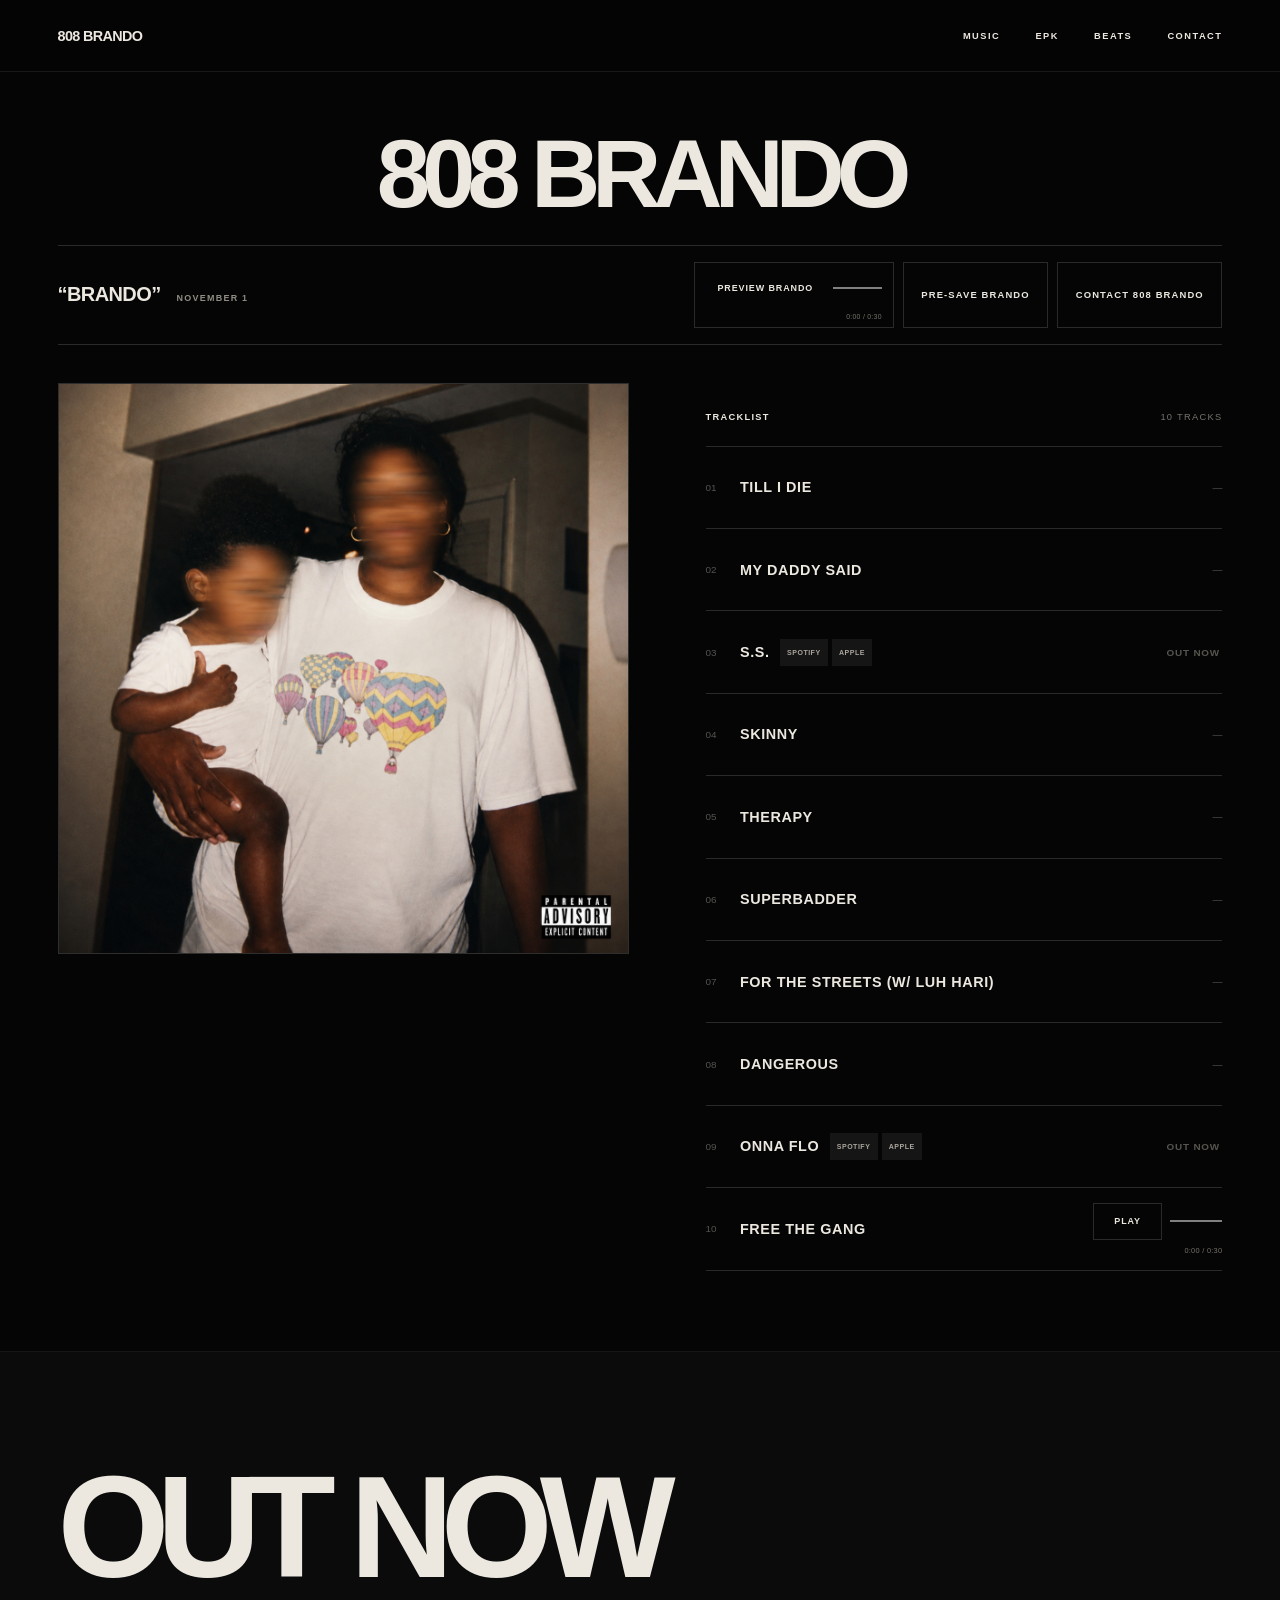
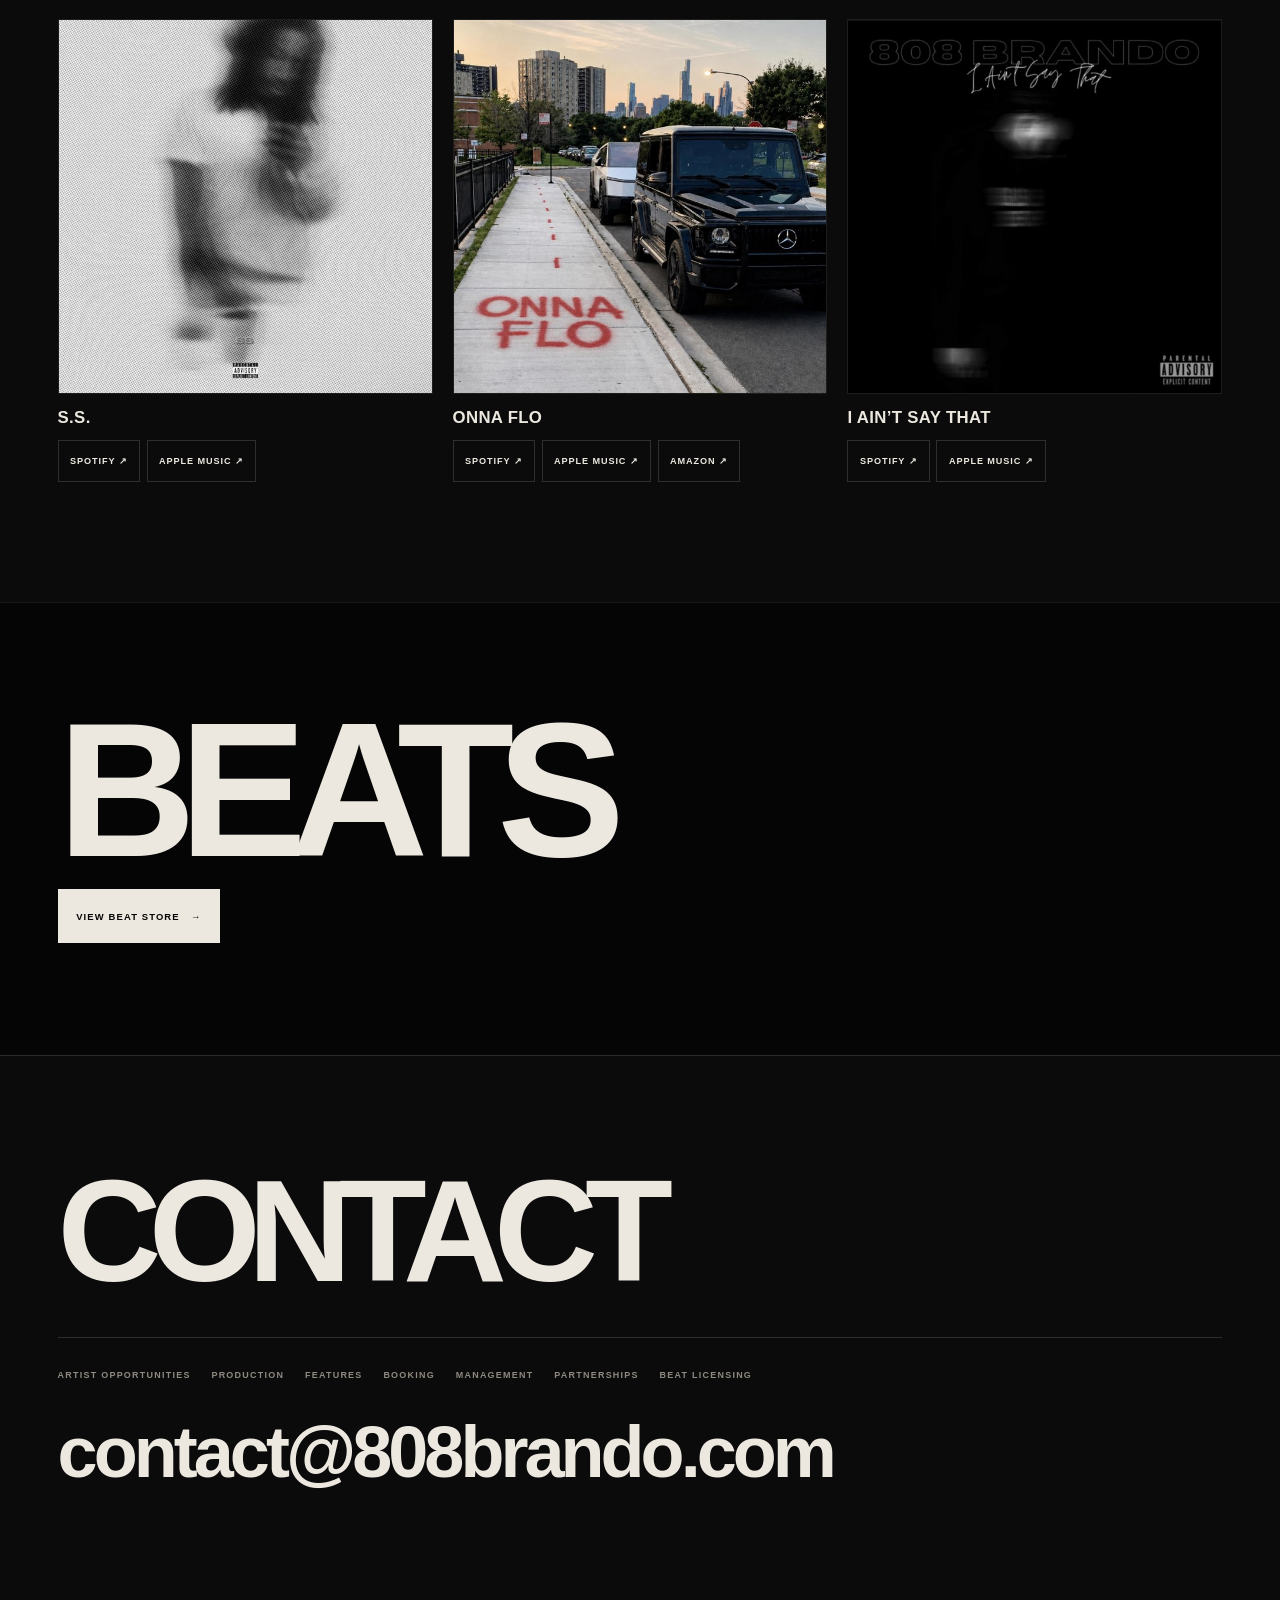
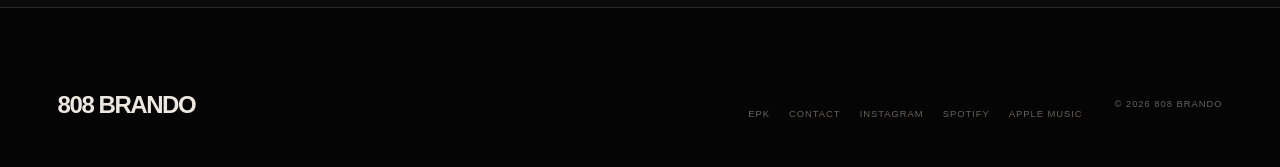
<file: index.html>
<!doctype html>
<html lang="en">
  <head>
    <meta charset="UTF-8" />
    <meta name="viewport" content="width=device-width, initial-scale=1" />
    <meta name="theme-color" content="#050505" />
    <meta name="description" content="Official 808 Brando website. Music, the upcoming BRANDO project, beats, and business contact." />
    <link rel="canonical" href="https://808brando.com/" />
    <meta property="og:title" content="808 Brando — Official Website" />
    <meta property="og:description" content="Music, the upcoming BRANDO project, production, beats, and business contact." />
    <meta property="og:type" content="website" />
    <meta property="og:url" content="https://808brando.com/" />
    <meta property="og:image" content="https://808brando.com/4C8C915B-4C05-4F03-BF55-5BFD5AE3C4B6.png" />
    <meta property="og:image:alt" content="Official BRANDO project artwork" />
    <meta name="twitter:card" content="summary_large_image" />
    <title>808 Brando — Official Website</title>
    <link rel="icon" href="assets/favicon.svg" type="image/svg+xml" />
    <link rel="stylesheet" href="styles.css?v=20260904a" />
    <script src="script.js?v=20260904a" defer></script>
    <script type="application/ld+json">
      {
        "@context": "https://schema.org",
        "@graph": [
          {
            "@type": "MusicGroup",
            "@id": "https://808brando.com/#artist",
            "name": "808 Brando",
            "url": "https://808brando.com/",
            "image": "https://808brando.com/4C8C915B-4C05-4F03-BF55-5BFD5AE3C4B6.png",
            "email": "contact@808brando.com",
            "sameAs": [
              "https://www.instagram.com/808brando_",
              "https://open.spotify.com/artist/403LEb2BrQdkKDsTrq62Lx",
              "https://music.apple.com/us/artist/808-brando/1687278750"
            ]
          },
          {
            "@type": "MusicAlbum",
            "@id": "https://808brando.com/#brando",
            "name": "BRANDO",
            "byArtist": { "@id": "https://808brando.com/#artist" },
            "image": "https://808brando.com/4C8C915B-4C05-4F03-BF55-5BFD5AE3C4B6.png",
            "sameAs": "https://music.apple.com/us/album/brando/6806829619"
          },
          {
            "@type": "MusicRecording",
            "name": "S.S.",
            "byArtist": { "@id": "https://808brando.com/#artist" },
            "image": "https://808brando.com/assets/artwork/releases/ss.jpg",
            "sameAs": ["https://open.spotify.com/album/2t7cqE5mZXSqU1u0Qgn9qJ", "https://music.apple.com/us/album/ss-single/6772166511"]
          },
          {
            "@type": "MusicRecording",
            "name": "Onna Flo",
            "byArtist": { "@id": "https://808brando.com/#artist" },
            "image": "https://808brando.com/assets/artwork/releases/onna-flo.jpg",
            "sameAs": ["https://open.spotify.com/album/5kWoqL24PrfVmpdxXvw3Uu", "https://music.apple.com/us/album/onna-flo-single/6799945470"]
          },
          {
            "@type": "MusicRecording",
            "name": "I Ain’t Say That",
            "byArtist": { "@id": "https://808brando.com/#artist" },
            "image": "https://808brando.com/assets/artwork/releases/i-aint-say-that.jpg",
            "sameAs": ["https://open.spotify.com/track/677gZd1G8dXgJZSkLyHsHB", "https://music.apple.com/us/album/i-aint-say-that/1697637272?i=1697637273"]
          }
        ]
      }
    </script>
  </head>
  <body data-page="home">
    <a class="skip-link" href="#main">Skip to music</a>
    <header class="site-header" id="top">
      <a class="mini-mark" href="#top" aria-label="808 Brando home">808 Brando</a>
      <button class="menu-toggle" type="button" aria-expanded="false" aria-controls="site-nav"><span class="sr-only">Open menu</span><span></span><span></span></button>
      <nav class="site-nav" id="site-nav" aria-label="Primary navigation">
        <a href="#music">Music</a><a href="epk/">EPK</a><a href="beats/">Beats</a><a href="#contact">Contact</a>
      </nav>
    </header>

    <main id="main">
      <section class="primary-project" id="music" aria-labelledby="brando-title">
        <p class="artist-name">808 Brando</p>
        <div class="desktop-project-brief" aria-label="BRANDO project summary">
          <div><strong>“BRANDO”</strong><span>NOVEMBER 1</span></div>
          <div class="project-actions">
            <div class="project-preview" data-project-preview></div>
            <a class="action" data-presave hidden>Pre-save BRANDO</a>
            <a class="action" href="mailto:contact@808brando.com?subject=808%20Brando%20%E2%80%94%20Business%20Inquiry">Contact 808 Brando</a>
          </div>
        </div>
        <div class="project-grid">
          <div class="project-visual">
            <figure class="primary-cover"><img src="4C8C915B-4C05-4F03-BF55-5BFD5AE3C4B6.png" alt="Official BRANDO artwork featuring 808 Brando and his mother" /></figure>
            <div class="primary-release reveal">
              <h1 id="brando-title">“BRANDO”</h1>
              <p id="brando-release-date" class="release-date">NOVEMBER 1</p>
              <div class="project-actions" aria-label="BRANDO project actions">
                <div class="project-preview" data-project-preview></div>
                <a class="action" data-presave hidden>Pre-save BRANDO</a>
                <a class="action" href="mailto:contact@808brando.com?subject=808%20Brando%20%E2%80%94%20Business%20Inquiry">Contact 808 Brando</a>
              </div>
            </div>
          </div>
          <div class="tracklist-shell reveal" aria-labelledby="tracklist-title">
            <div class="section-kicker"><h2 id="tracklist-title">Tracklist</h2><span>10 tracks</span></div>
            <ol class="tracklist" id="brando-tracklist"></ol>
          </div>
        </div>
      </section>

      <section class="out-now section-dark" id="out-now" aria-labelledby="out-now-title">
        <header class="split-heading reveal"><div><h2 id="out-now-title">Out Now</h2></div></header>
        <div class="release-grid" id="release-grid"></div>
      </section>

      <section class="beats-teaser" id="beats" aria-labelledby="beats-title">
        <div class="beats-copy reveal"><h2 id="beats-title">Beats</h2><a class="action action-light" href="beats/">View Beat Store <span aria-hidden="true">→</span></a></div>
      </section>

      <section class="contact" id="contact" aria-labelledby="contact-title">
        <header class="split-heading reveal"><div><h2 id="contact-title">Contact</h2></div></header>
        <div class="contact-direct reveal">
          <div class="contact-types" aria-label="Contact purposes"><span>Artist Opportunities</span><span>Production</span><span>Features</span><span>Booking</span><span>Management</span><span>Partnerships</span><span>Beat Licensing</span></div>
          <a class="contact-email" href="mailto:contact@808brando.com?subject=808%20Brando%20%E2%80%94%20Business%20Inquiry">contact@808brando.com</a>
        </div>
      </section>

    </main>

    <footer class="site-footer"><a href="#top" class="footer-mark">808 Brando</a><nav aria-label="Artist links"><a href="epk/">EPK</a><a href="mailto:contact@808brando.com?subject=808%20Brando%20%E2%80%94%20Business%20Inquiry">Contact</a><a href="https://www.instagram.com/808brando_" target="_blank" rel="noopener">Instagram</a><a href="https://open.spotify.com/artist/403LEb2BrQdkKDsTrq62Lx" target="_blank" rel="noopener">Spotify</a><a href="https://music.apple.com/us/artist/808-brando/1687278750" target="_blank" rel="noopener">Apple Music</a></nav><p>© <span id="year"></span> 808 Brando</p></footer>
  </body>
</html>
</file>
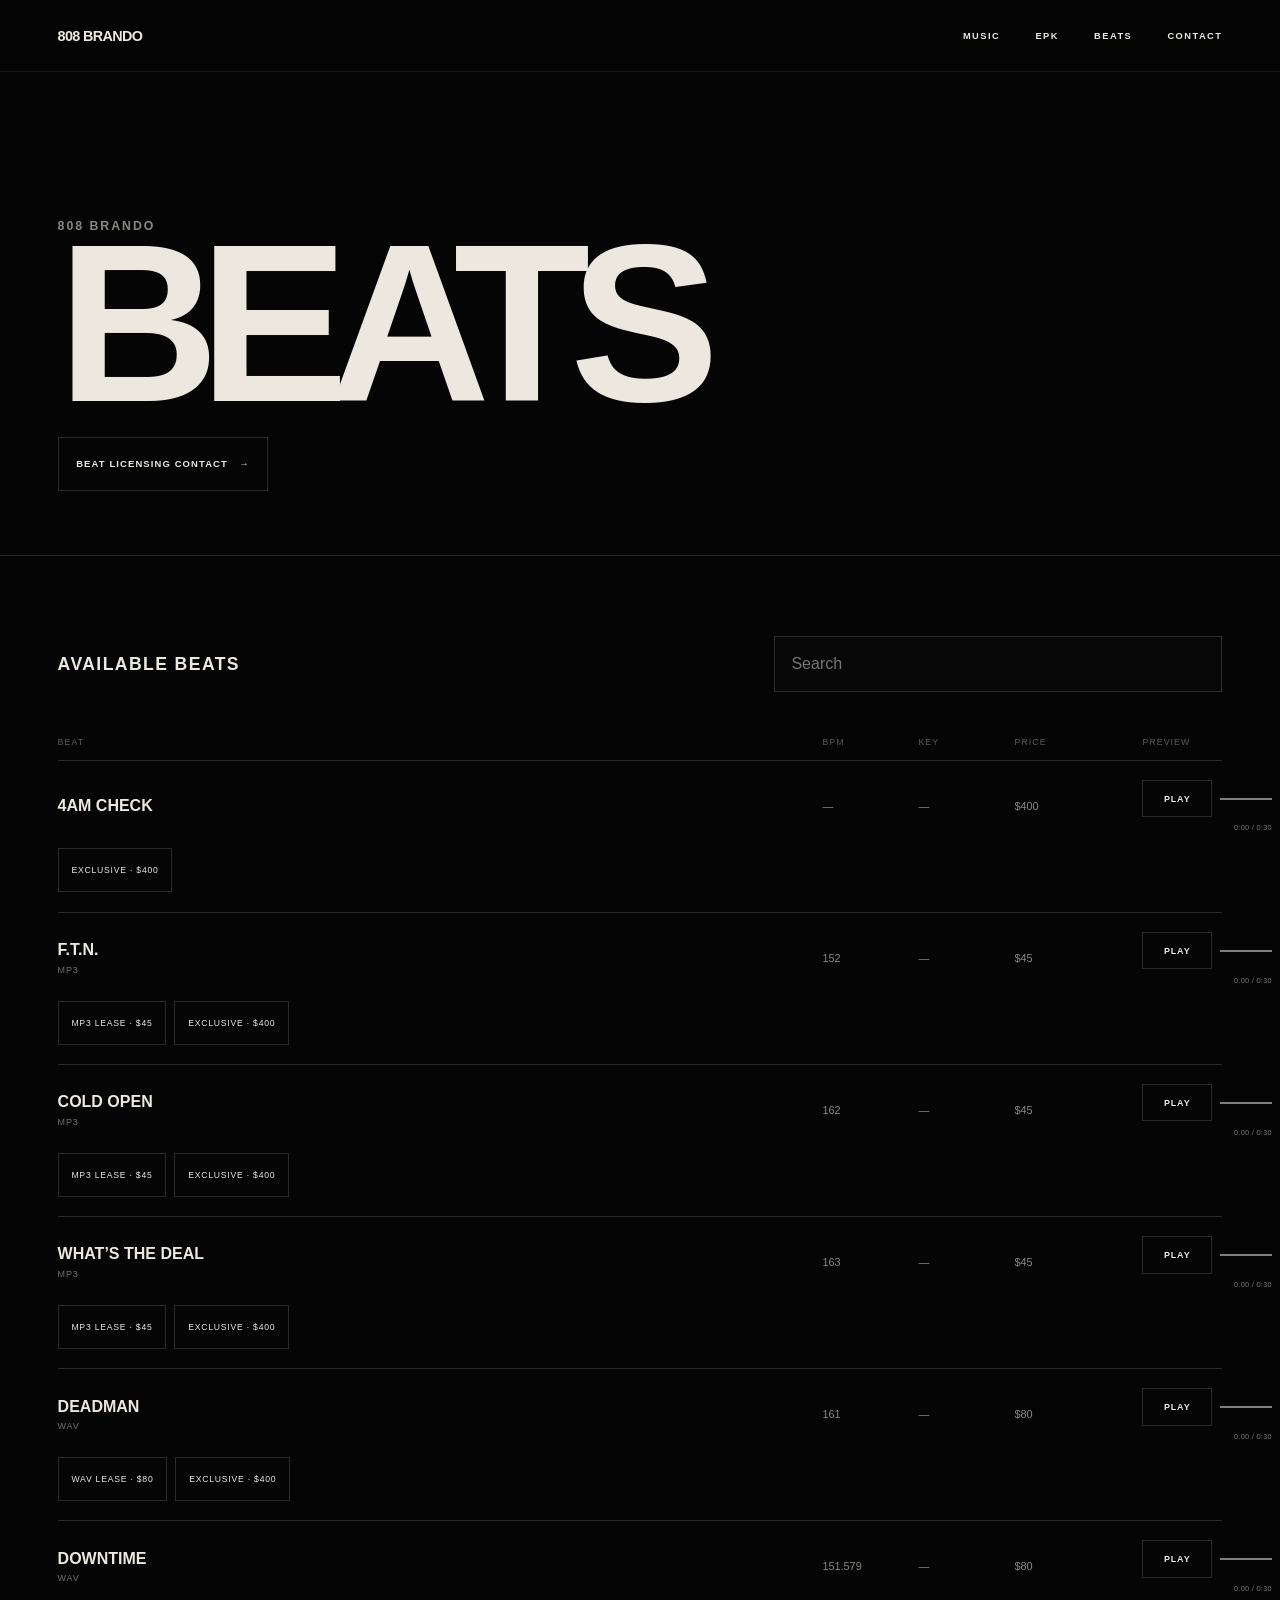
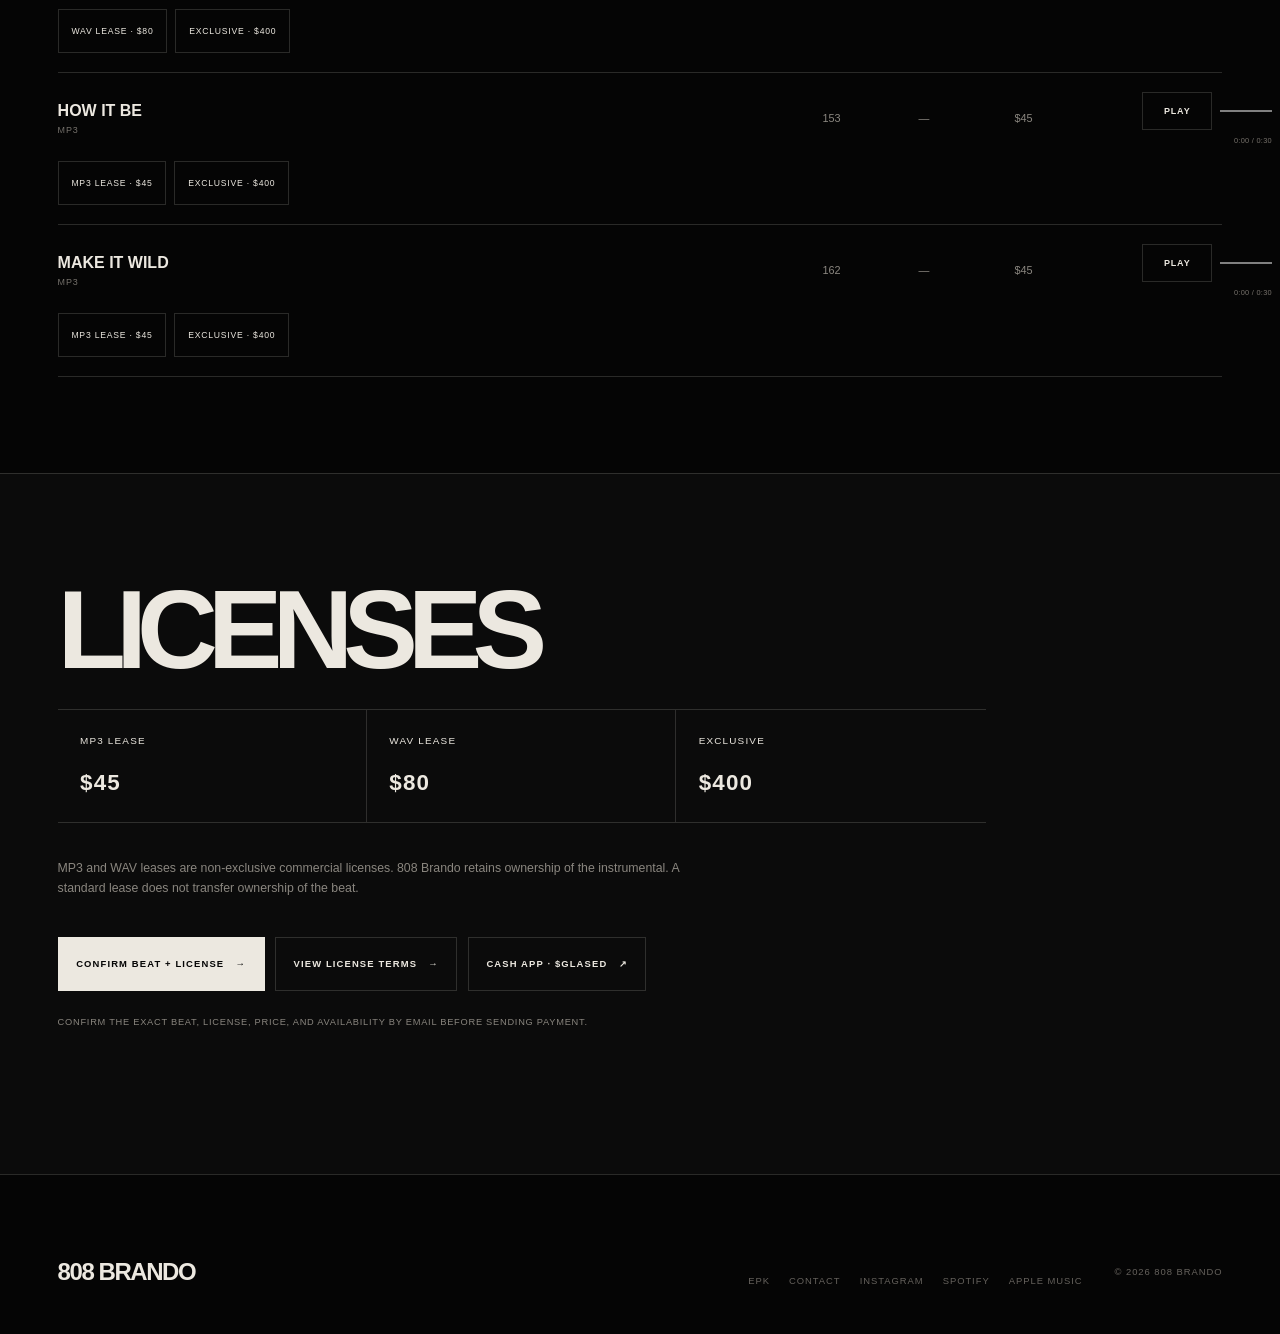
<file: beats/index.html>
<!doctype html>
<html lang="en">
  <head>
    <meta charset="UTF-8" />
    <meta name="viewport" content="width=device-width, initial-scale=1" />
    <meta name="theme-color" content="#050505" />
    <meta name="description" content="808 Brando beat store with approved previews and MP3, WAV, and exclusive license options." />
    <link rel="canonical" href="https://808brando.com/beats/" />
    <meta property="og:title" content="808 Brando Beats — Beat Store" />
    <meta property="og:description" content="Approved beat previews and MP3, WAV, and exclusive license options from 808 Brando." />
    <meta property="og:type" content="website" />
    <meta property="og:url" content="https://808brando.com/beats/" />
    <meta property="og:image" content="https://808brando.com/4C8C915B-4C05-4F03-BF55-5BFD5AE3C4B6.png" />
    <meta property="og:image:alt" content="808 Brando" />
    <meta name="twitter:card" content="summary_large_image" />
    <title>808 Brando Beats — Beat Store</title>
    <link rel="icon" href="../assets/favicon.svg" type="image/svg+xml" />
    <link rel="stylesheet" href="../styles.css?v=20260904a" />
    <script src="../script.js?v=20260904a" defer></script>
  </head>
  <body data-page="beats">
    <a class="skip-link" href="#beat-store">Skip to beats</a>
    <header class="site-header" id="top">
      <a class="mini-mark" href="../index.html" aria-label="808 Brando home">808 Brando</a>
      <button class="menu-toggle" type="button" aria-expanded="false" aria-controls="site-nav"><span class="sr-only">Open menu</span><span></span><span></span></button>
      <nav class="site-nav" id="site-nav" aria-label="Primary navigation">
        <a href="../index.html#music">Music</a><a href="../epk/">EPK</a><a href="#beat-store">Beats</a><a href="../index.html#contact">Contact</a>
      </nav>
    </header>
    <main id="beat-store" class="store-page">
      <header class="store-hero"><p class="store-artist">808 Brando</p><h1>Beats</h1><a class="action" href="mailto:contact@808brando.com?subject=808%20Brando%20%E2%80%94%20Beat%20Licensing%20Inquiry">Beat Licensing Contact <span aria-hidden="true">→</span></a></header>
      <section class="store-interface" aria-labelledby="inventory-title">
        <div class="store-toolbar"><h2 id="inventory-title">Available beats</h2><div class="store-filters"><label><span class="sr-only">Search beats</span><input id="beat-search" type="search" placeholder="Search" /></label><label><span class="sr-only">Filter by mood</span><select id="beat-mood"><option value="">All moods</option></select></label></div></div>
        <div class="beat-table-head" aria-hidden="true"><span>Beat</span><span>BPM</span><span>Key</span><span>Price</span><span>Preview</span></div>
        <div class="beat-list" id="beat-list"></div>
      </section>
      <section class="license-note" aria-labelledby="licenses-title"><h2 id="licenses-title">Licenses</h2><div class="pricing-grid"><div><span>MP3 Lease</span><strong>$45</strong></div><div><span>WAV Lease</span><strong>$80</strong></div><div><span>Exclusive</span><strong>$400</strong></div></div><p>MP3 and WAV leases are non-exclusive commercial licenses. 808 Brando retains ownership of the instrumental. A standard lease does not transfer ownership of the beat.</p><div class="payment-actions"><a class="action action-light" href="mailto:contact@808brando.com?subject=Beat%20purchase%20inquiry">Confirm Beat + License <span aria-hidden="true">→</span></a><a class="action" href="../license/">View License Terms <span aria-hidden="true">→</span></a><a class="action" href="https://cash.app/$Glased" target="_blank" rel="noopener" aria-label="Open Cash App for Glased">Cash App · $Glased <span aria-hidden="true">↗</span></a></div><p class="payment-note">Confirm the exact beat, license, price, and availability by email before sending payment.</p></section>
    </main>
    <footer class="site-footer"><a href="../index.html" class="footer-mark">808 Brando</a><nav aria-label="Artist links"><a href="../epk/">EPK</a><a href="mailto:contact@808brando.com?subject=808%20Brando%20%E2%80%94%20Beat%20Licensing%20Inquiry">Contact</a><a href="https://www.instagram.com/808brando_" target="_blank" rel="noopener">Instagram</a><a href="https://open.spotify.com/artist/403LEb2BrQdkKDsTrq62Lx" target="_blank" rel="noopener">Spotify</a><a href="https://music.apple.com/us/artist/808-brando/1687278750" target="_blank" rel="noopener">Apple Music</a></nav><p>© <span id="year"></span> 808 Brando</p></footer>
  </body>
</html>
</file>
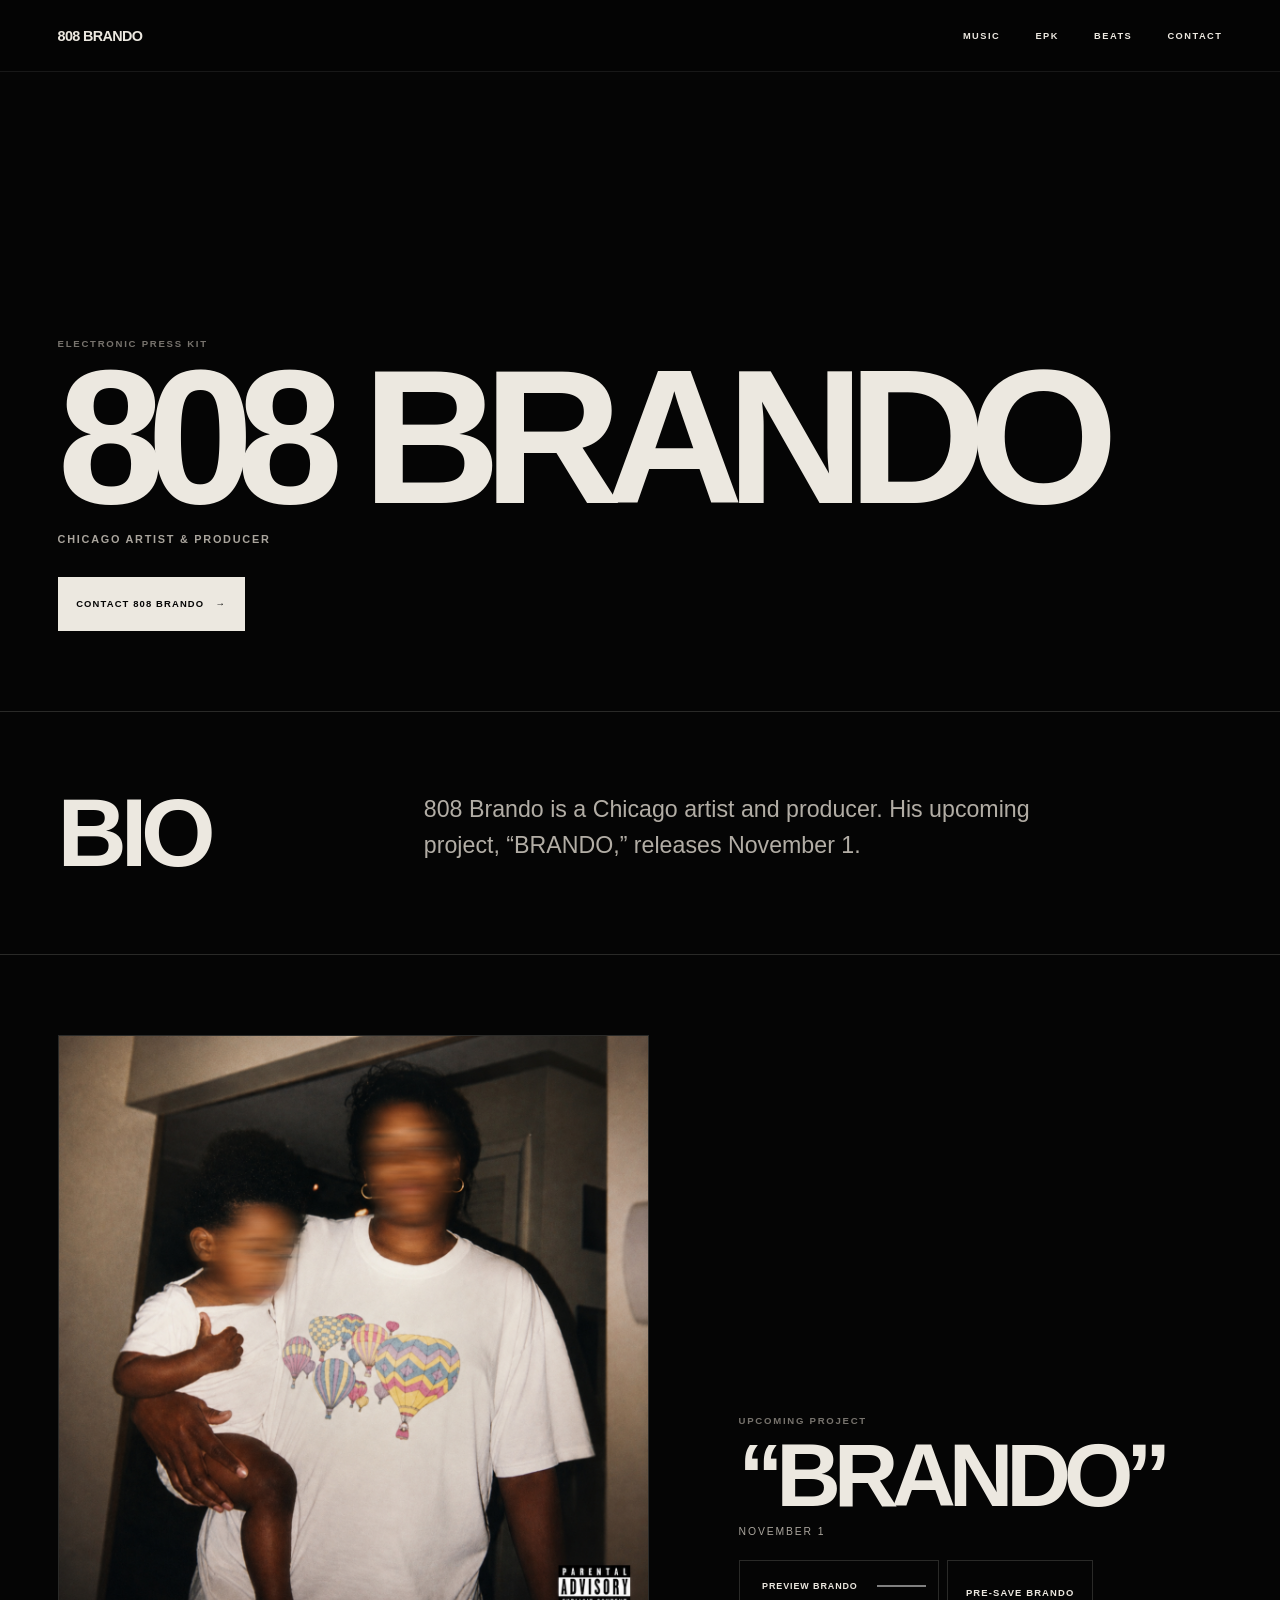
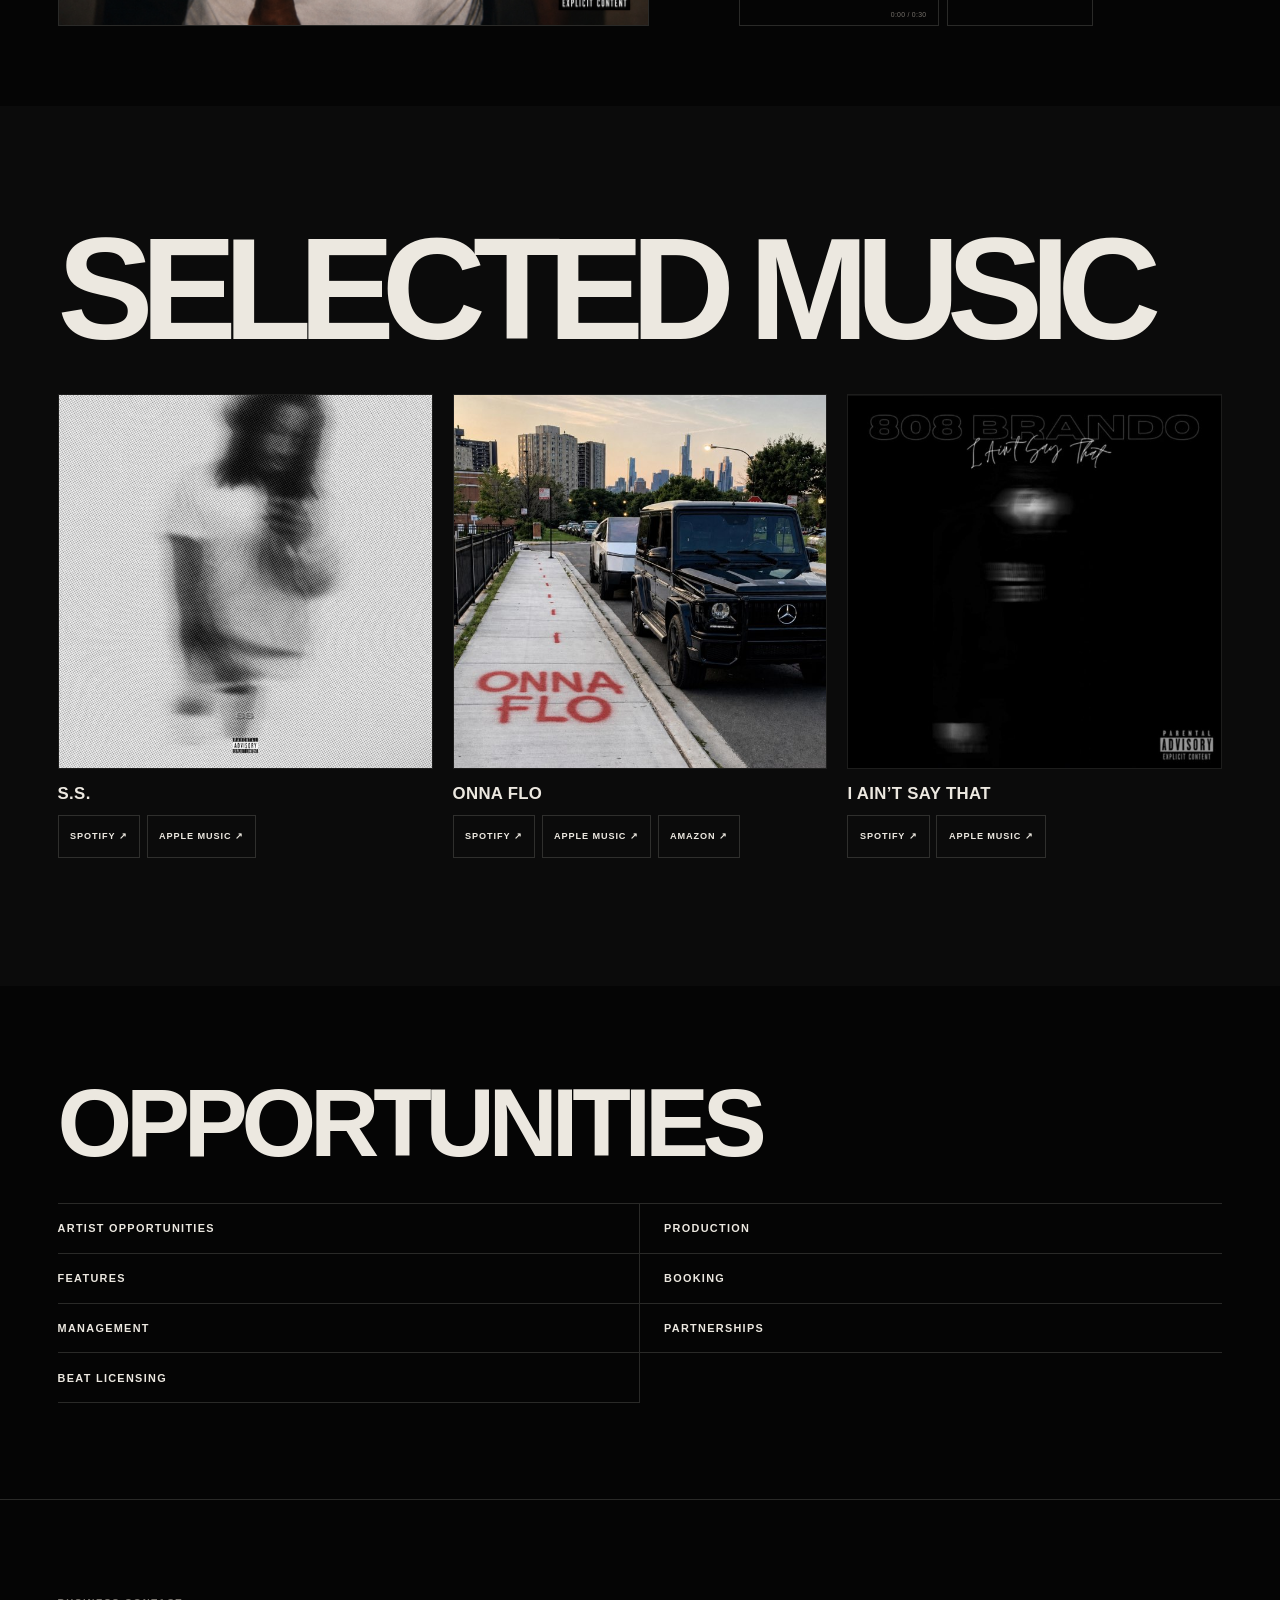
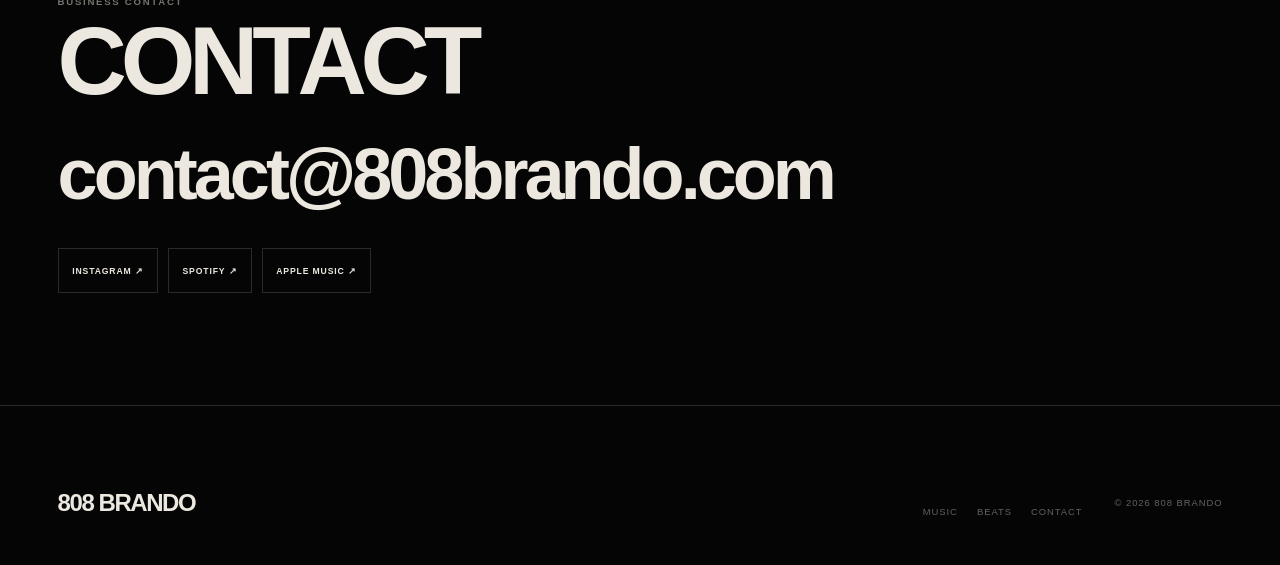
<file: epk/index.html>
<!doctype html>
<html lang="en">
  <head>
    <meta charset="UTF-8" />
    <meta name="viewport" content="width=device-width, initial-scale=1" />
    <meta name="theme-color" content="#050505" />
    <meta name="description" content="808 Brando electronic press kit: Chicago artist and producer, music, BRANDO project information, opportunities, profiles, and business contact." />
    <link rel="canonical" href="https://808brando.com/epk/" />
    <meta property="og:title" content="808 Brando — Electronic Press Kit" />
    <meta property="og:description" content="Chicago artist and producer. Music, BRANDO project information, profiles, and business contact." />
    <meta property="og:type" content="profile" />
    <meta property="og:url" content="https://808brando.com/epk/" />
    <meta property="og:image" content="https://808brando.com/4C8C915B-4C05-4F03-BF55-5BFD5AE3C4B6.png" />
    <meta property="og:image:alt" content="Official BRANDO project artwork" />
    <meta name="twitter:card" content="summary_large_image" />
    <title>808 Brando — Electronic Press Kit</title>
    <link rel="icon" href="../assets/favicon.svg" type="image/svg+xml" />
    <link rel="stylesheet" href="../styles.css?v=20260904a" />
    <script src="../script.js?v=20260904a" defer></script>
  </head>
  <body data-page="epk">
    <a class="skip-link" href="#epk-main">Skip to EPK</a>
    <header class="site-header" id="top">
      <a class="mini-mark" href="../index.html" aria-label="808 Brando home">808 Brando</a>
      <button class="menu-toggle" type="button" aria-expanded="false" aria-controls="site-nav"><span class="sr-only">Open menu</span><span></span><span></span></button>
      <nav class="site-nav" id="site-nav" aria-label="Primary navigation"><a href="../index.html#music">Music</a><a href="./" aria-current="page">EPK</a><a href="../beats/">Beats</a><a href="#epk-contact">Contact</a></nav>
    </header>

    <main id="epk-main" class="epk-page">
      <header class="epk-hero">
        <p class="section-index">Electronic Press Kit</p>
        <h1>808 Brando</h1>
        <p class="epk-role">Chicago Artist &amp; Producer</p>
        <a class="action action-light" href="mailto:contact@808brando.com?subject=808%20Brando%20%E2%80%94%20Business%20Inquiry">Contact 808 Brando <span aria-hidden="true">→</span></a>
      </header>

      <section class="epk-bio" aria-labelledby="bio-title">
        <h2 id="bio-title">Bio</h2>
        <p>808 Brando is a Chicago artist and producer. His upcoming project, “BRANDO,” releases November 1.</p>
      </section>

      <section class="epk-project" aria-labelledby="epk-project-title">
        <figure><img src="../4C8C915B-4C05-4F03-BF55-5BFD5AE3C4B6.png" alt="Official BRANDO artwork featuring 808 Brando and his mother" /></figure>
        <div>
          <p class="section-index">Upcoming Project</p>
          <h2 id="epk-project-title">“BRANDO”</h2>
          <p class="release-date">November 1</p>
          <div class="project-actions">
            <div class="project-preview" data-project-preview></div>
            <a class="action" data-presave hidden>Pre-save BRANDO</a>
          </div>
        </div>
      </section>

      <section class="epk-music section-dark" aria-labelledby="epk-music-title">
        <header class="split-heading"><div><h2 id="epk-music-title">Selected Music</h2></div></header>
        <div class="release-grid" id="release-grid"></div>
      </section>

      <section class="epk-opportunities" aria-labelledby="opportunities-title">
        <h2 id="opportunities-title">Opportunities</h2>
        <ul><li>Artist Opportunities</li><li>Production</li><li>Features</li><li>Booking</li><li>Management</li><li>Partnerships</li><li>Beat Licensing</li></ul>
      </section>

      <section class="epk-contact" id="epk-contact" aria-labelledby="epk-contact-title">
        <p class="section-index">Business Contact</p>
        <h2 id="epk-contact-title">Contact</h2>
        <a class="contact-email" href="mailto:contact@808brando.com?subject=808%20Brando%20%E2%80%94%20Business%20Inquiry">contact@808brando.com</a>
        <nav class="epk-profiles" aria-label="808 Brando profiles"><a href="https://www.instagram.com/808brando_" target="_blank" rel="noopener">Instagram ↗</a><a href="https://open.spotify.com/artist/403LEb2BrQdkKDsTrq62Lx" target="_blank" rel="noopener">Spotify ↗</a><a href="https://music.apple.com/us/artist/808-brando/1687278750" target="_blank" rel="noopener">Apple Music ↗</a></nav>
      </section>
    </main>

    <footer class="site-footer"><a href="../index.html" class="footer-mark">808 Brando</a><nav aria-label="Site links"><a href="../index.html#music">Music</a><a href="../beats/">Beats</a><a href="mailto:contact@808brando.com?subject=808%20Brando%20%E2%80%94%20Business%20Inquiry">Contact</a></nav><p>© <span id="year"></span> 808 Brando</p></footer>
  </body>
</html>
</file>
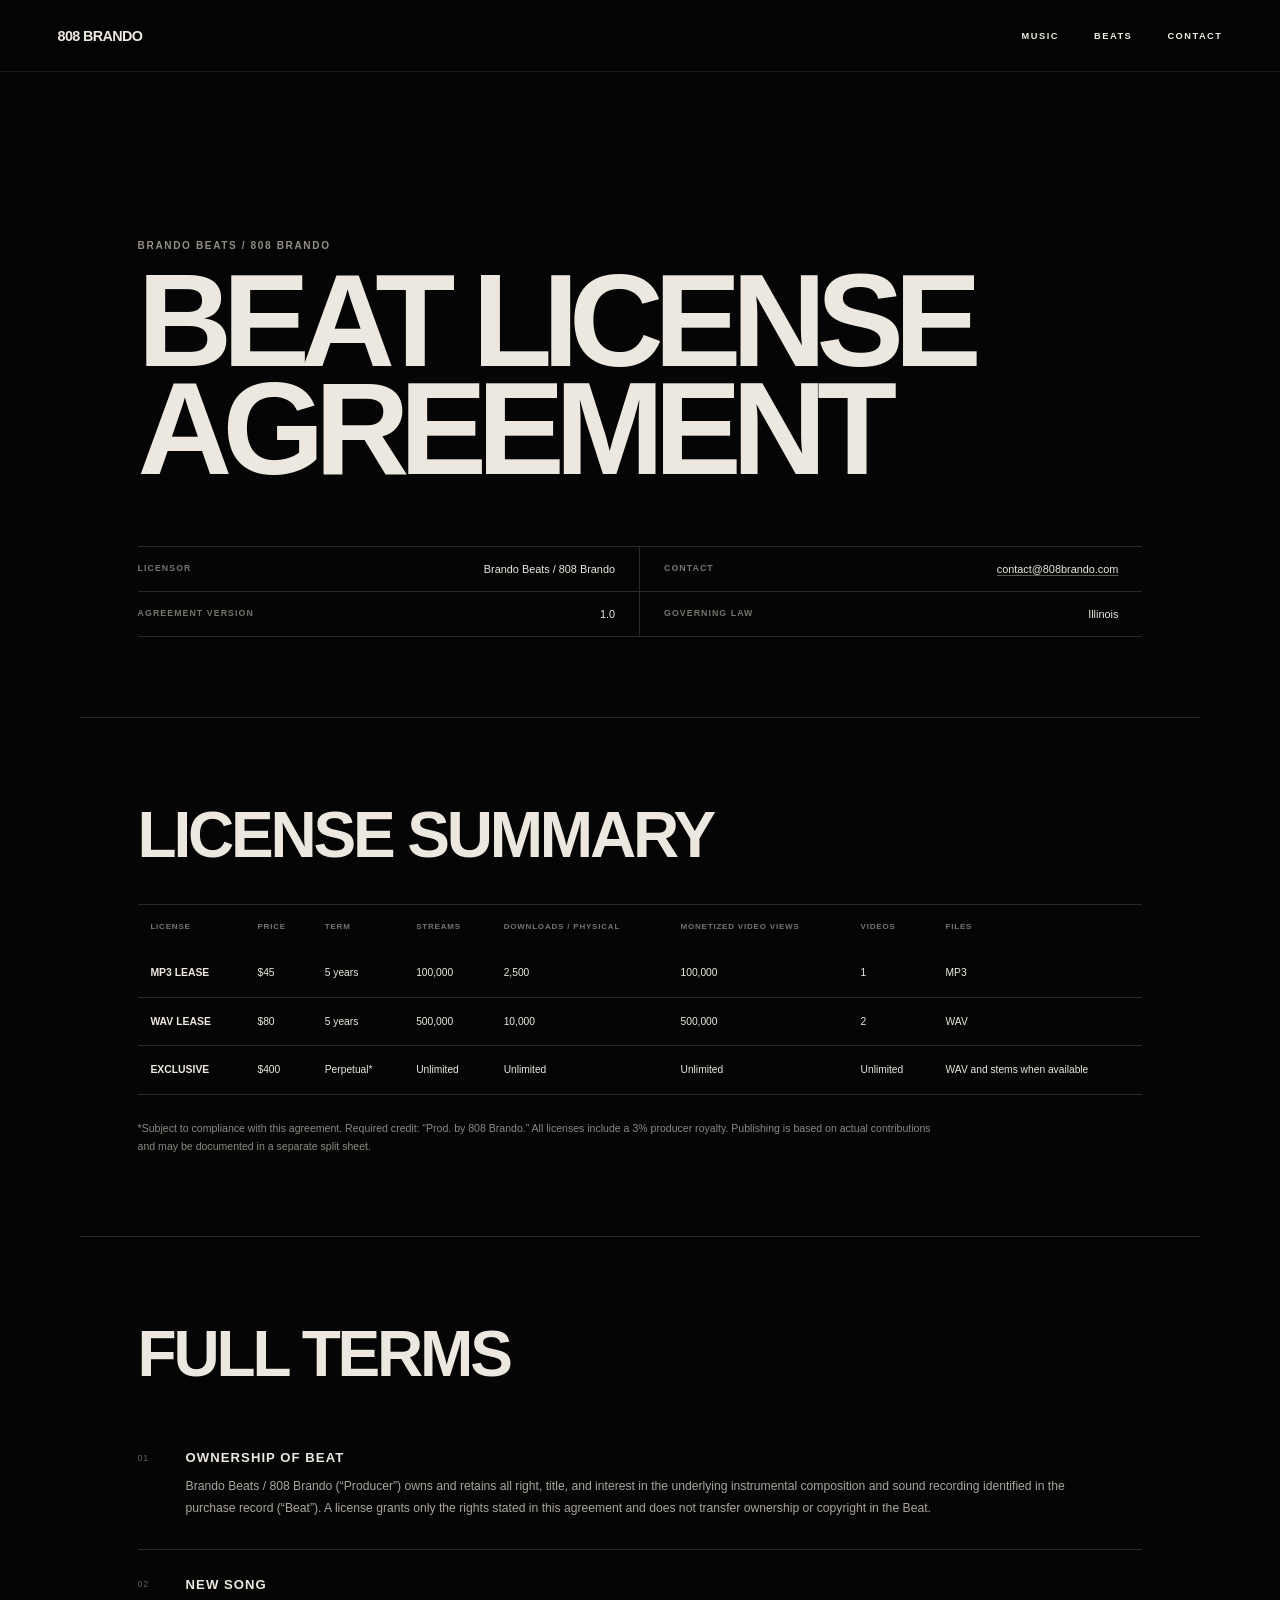
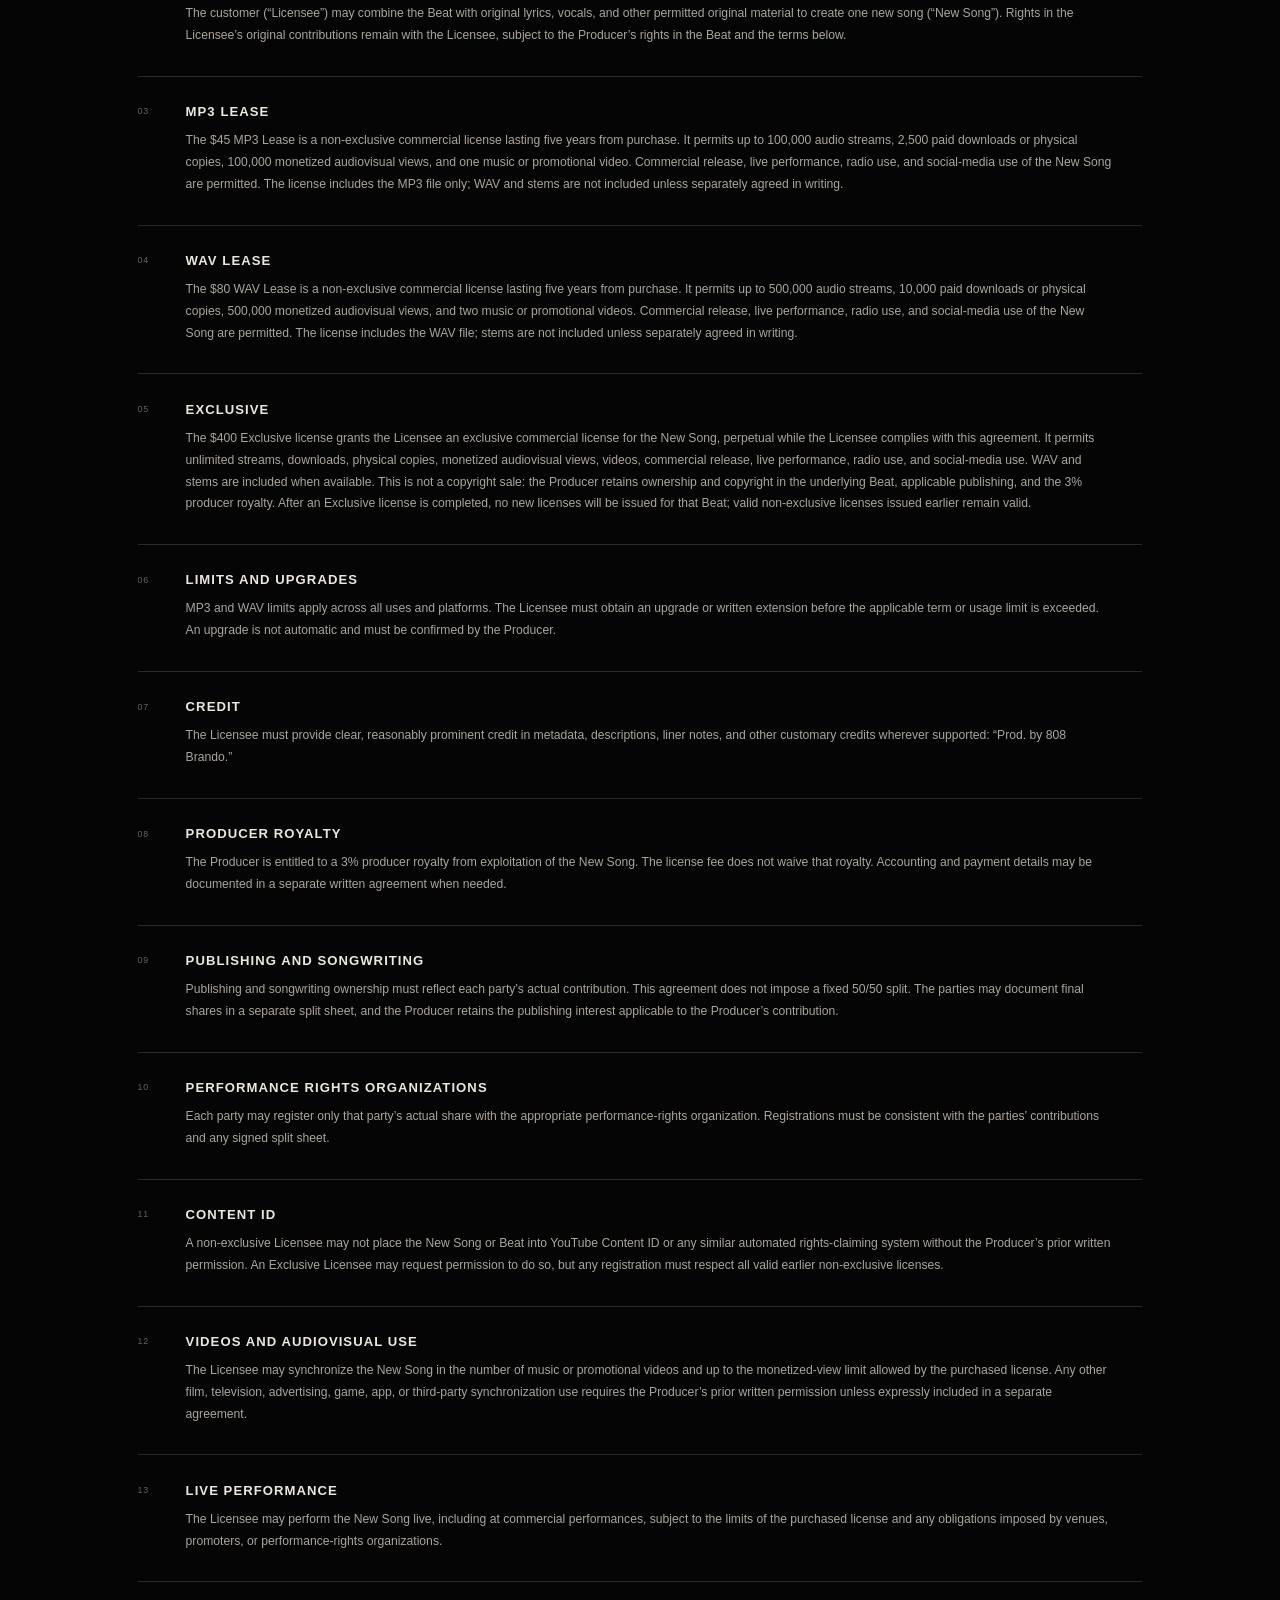
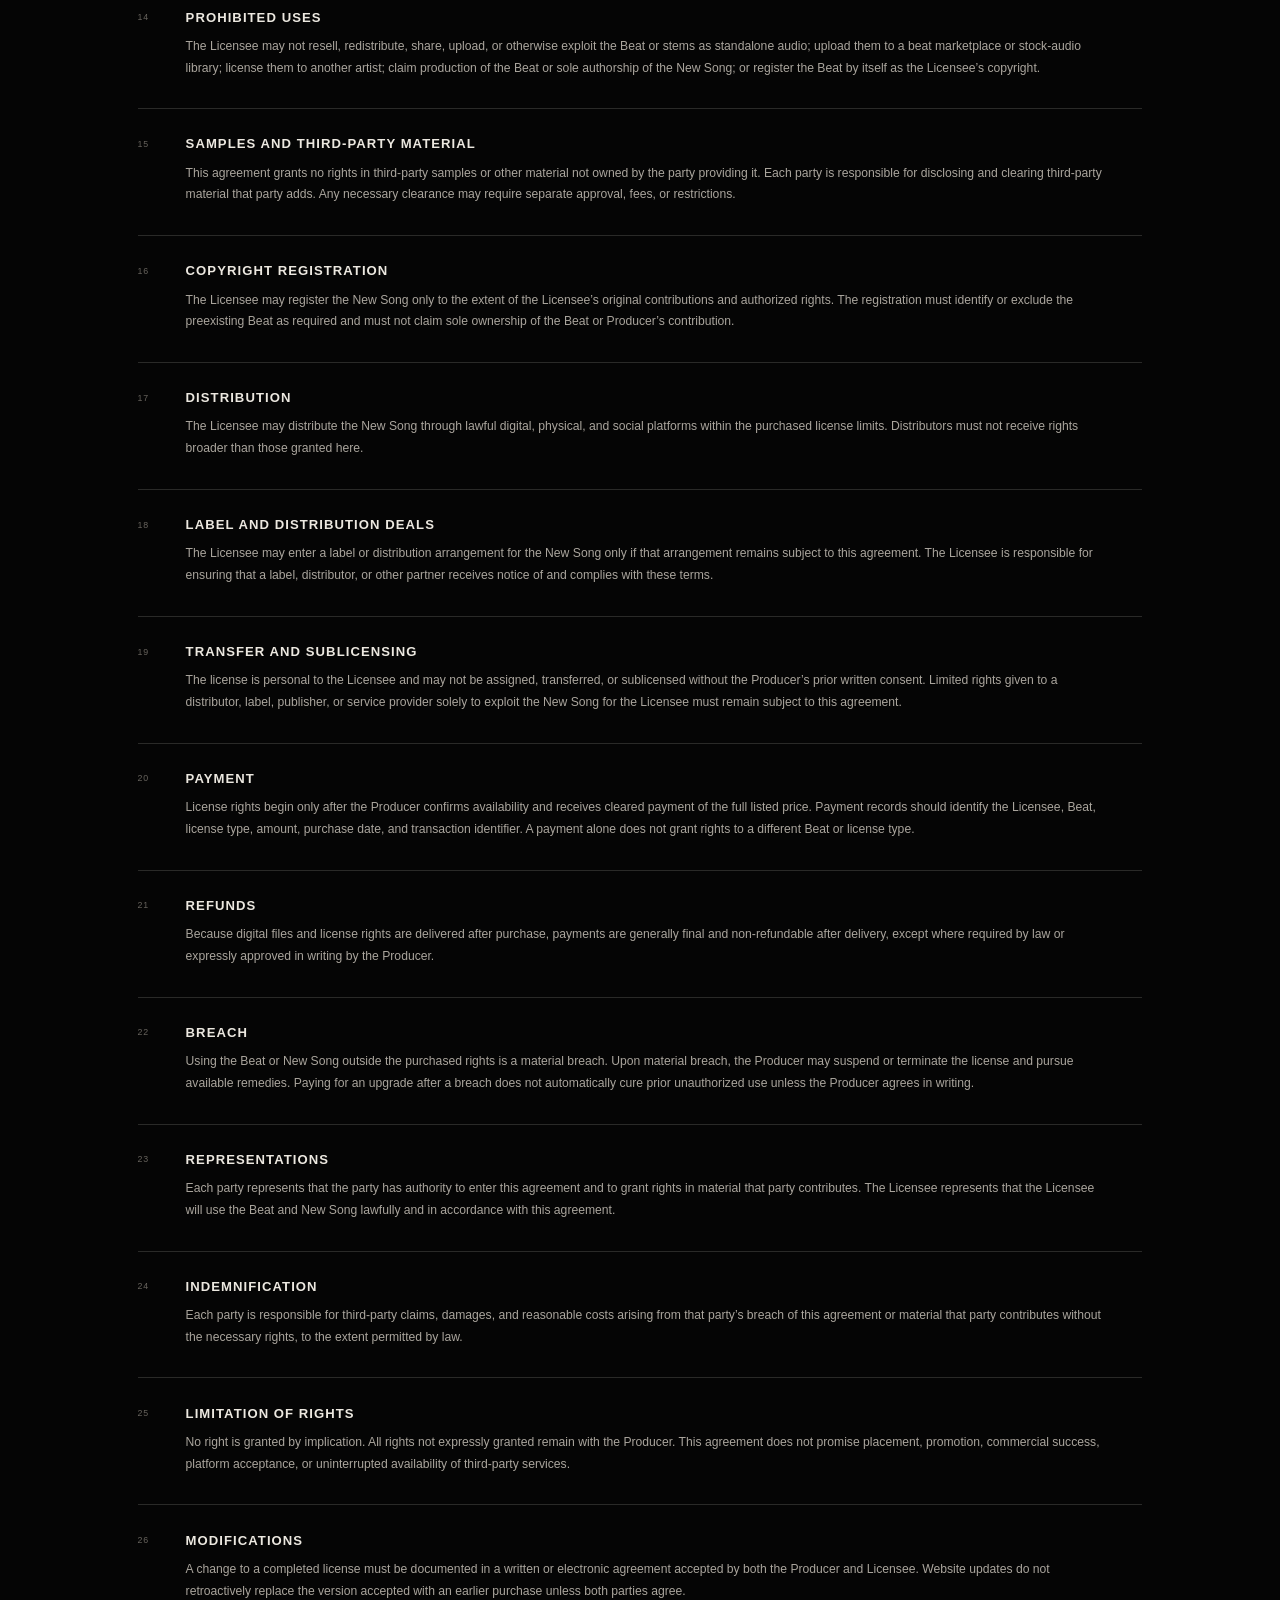
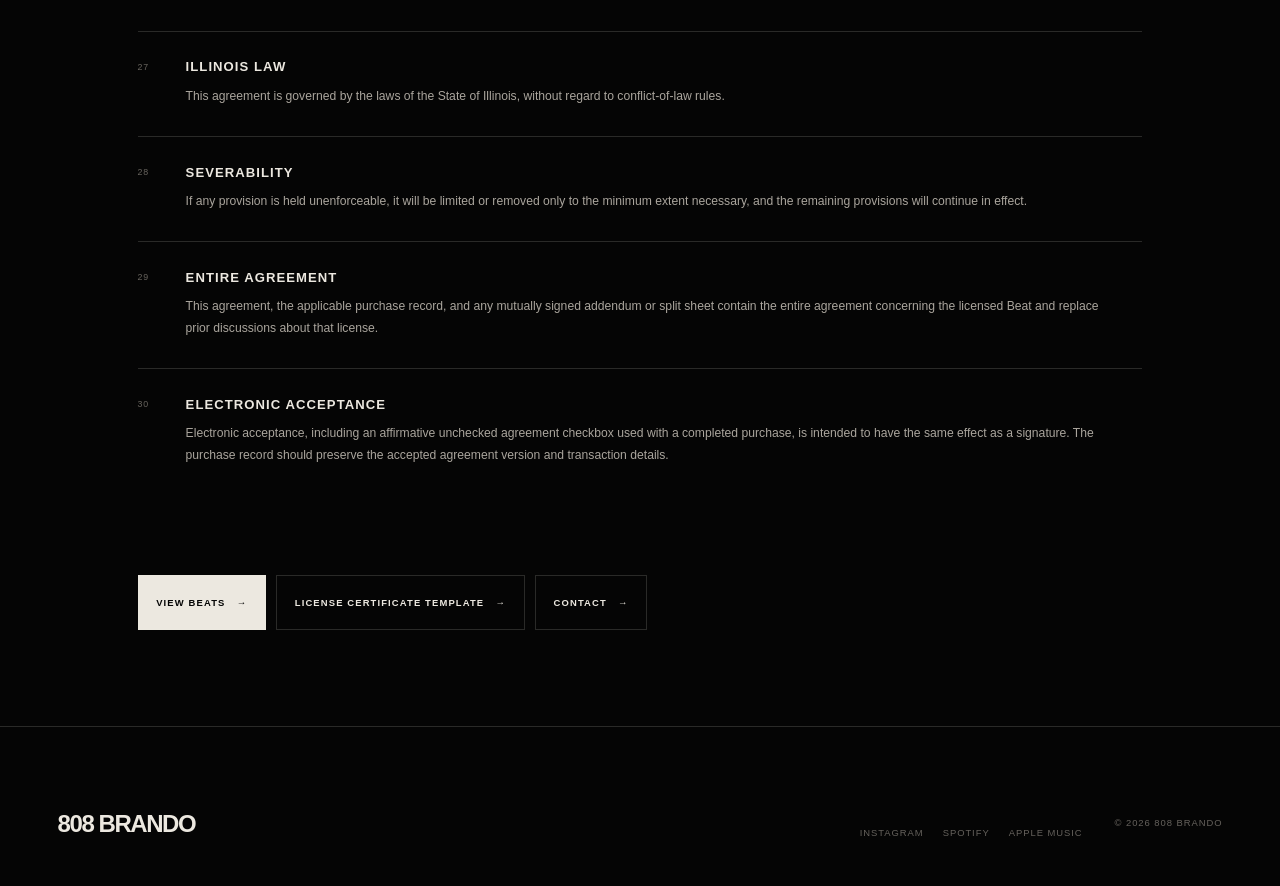
<file: license/index.html>
<!doctype html>
<html lang="en">
  <head>
    <meta charset="UTF-8" />
    <meta name="viewport" content="width=device-width, initial-scale=1" />
    <meta name="theme-color" content="#050505" />
    <meta name="description" content="Beat license terms for Brando Beats / 808 Brando." />
    <link rel="canonical" href="https://808brando.com/license/" />
    <meta property="og:title" content="808 Brando — Beat License Agreement" />
    <meta property="og:description" content="Beat license terms for Brando Beats / 808 Brando." />
    <meta property="og:type" content="website" />
    <meta property="og:url" content="https://808brando.com/license/" />
    <meta property="og:image" content="https://808brando.com/4C8C915B-4C05-4F03-BF55-5BFD5AE3C4B6.png" />
    <meta name="twitter:card" content="summary_large_image" />
    <title>808 Brando — Beat License Agreement</title>
    <link rel="icon" href="../assets/favicon.svg" type="image/svg+xml" />
    <link rel="stylesheet" href="../styles.css?v=20260902f" />
    <script src="../script.js?v=20260902f" defer></script>
  </head>
  <body data-page="license">
    <a class="skip-link" href="#agreement">Skip to agreement</a>
    <header class="site-header" id="top">
      <a class="mini-mark" href="../index.html" aria-label="808 Brando home">808 Brando</a>
      <button class="menu-toggle" type="button" aria-expanded="false" aria-controls="site-nav"><span class="sr-only">Open menu</span><span></span><span></span></button>
      <nav class="site-nav" id="site-nav" aria-label="Primary navigation"><a href="../index.html#music">Music</a><a href="../beats/">Beats</a><a href="../index.html#contact">Contact</a></nav>
    </header>
    <main id="agreement" class="legal-page">
      <header class="legal-hero">
        <p>Brando Beats / 808 Brando</p>
        <h1>Beat License Agreement</h1>
        <dl><div><dt>Licensor</dt><dd>Brando Beats / 808 Brando</dd></div><div><dt>Contact</dt><dd><a href="mailto:contact@808brando.com">contact@808brando.com</a></dd></div><div><dt>Agreement version</dt><dd>1.0</dd></div><div><dt>Governing law</dt><dd>Illinois</dd></div></dl>
      </header>
      <section class="license-summary" aria-labelledby="license-summary-title">
        <h2 id="license-summary-title">License Summary</h2>
        <div class="terms-table" role="region" aria-label="License comparison" tabindex="0">
          <table>
            <thead><tr><th>License</th><th>Price</th><th>Term</th><th>Streams</th><th>Downloads / Physical</th><th>Monetized Video Views</th><th>Videos</th><th>Files</th></tr></thead>
            <tbody>
              <tr><th>MP3 Lease</th><td>$45</td><td>5 years</td><td>100,000</td><td>2,500</td><td>100,000</td><td>1</td><td>MP3</td></tr>
              <tr><th>WAV Lease</th><td>$80</td><td>5 years</td><td>500,000</td><td>10,000</td><td>500,000</td><td>2</td><td>WAV</td></tr>
              <tr><th>Exclusive</th><td>$400</td><td>Perpetual*</td><td>Unlimited</td><td>Unlimited</td><td>Unlimited</td><td>Unlimited</td><td>WAV and stems when available</td></tr>
            </tbody>
          </table>
        </div>
        <p class="legal-note">*Subject to compliance with this agreement. Required credit: “Prod. by 808 Brando.” All licenses include a 3% producer royalty. Publishing is based on actual contributions and may be documented in a separate split sheet.</p>
      </section>
      <section class="legal-terms" aria-labelledby="full-terms-title">
        <h2 id="full-terms-title">Full Terms</h2>
        <ol>
          <li><h3>Ownership of Beat</h3><p>Brando Beats / 808 Brando (“Producer”) owns and retains all right, title, and interest in the underlying instrumental composition and sound recording identified in the purchase record (“Beat”). A license grants only the rights stated in this agreement and does not transfer ownership or copyright in the Beat.</p></li>
          <li><h3>New Song</h3><p>The customer (“Licensee”) may combine the Beat with original lyrics, vocals, and other permitted original material to create one new song (“New Song”). Rights in the Licensee’s original contributions remain with the Licensee, subject to the Producer’s rights in the Beat and the terms below.</p></li>
          <li><h3>MP3 Lease</h3><p>The $45 MP3 Lease is a non-exclusive commercial license lasting five years from purchase. It permits up to 100,000 audio streams, 2,500 paid downloads or physical copies, 100,000 monetized audiovisual views, and one music or promotional video. Commercial release, live performance, radio use, and social-media use of the New Song are permitted. The license includes the MP3 file only; WAV and stems are not included unless separately agreed in writing.</p></li>
          <li><h3>WAV Lease</h3><p>The $80 WAV Lease is a non-exclusive commercial license lasting five years from purchase. It permits up to 500,000 audio streams, 10,000 paid downloads or physical copies, 500,000 monetized audiovisual views, and two music or promotional videos. Commercial release, live performance, radio use, and social-media use of the New Song are permitted. The license includes the WAV file; stems are not included unless separately agreed in writing.</p></li>
          <li><h3>Exclusive</h3><p>The $400 Exclusive license grants the Licensee an exclusive commercial license for the New Song, perpetual while the Licensee complies with this agreement. It permits unlimited streams, downloads, physical copies, monetized audiovisual views, videos, commercial release, live performance, radio use, and social-media use. WAV and stems are included when available. This is not a copyright sale: the Producer retains ownership and copyright in the underlying Beat, applicable publishing, and the 3% producer royalty. After an Exclusive license is completed, no new licenses will be issued for that Beat; valid non-exclusive licenses issued earlier remain valid.</p></li>
          <li><h3>Limits and Upgrades</h3><p>MP3 and WAV limits apply across all uses and platforms. The Licensee must obtain an upgrade or written extension before the applicable term or usage limit is exceeded. An upgrade is not automatic and must be confirmed by the Producer.</p></li>
          <li><h3>Credit</h3><p>The Licensee must provide clear, reasonably prominent credit in metadata, descriptions, liner notes, and other customary credits wherever supported: “Prod. by 808 Brando.”</p></li>
          <li><h3>Producer Royalty</h3><p>The Producer is entitled to a 3% producer royalty from exploitation of the New Song. The license fee does not waive that royalty. Accounting and payment details may be documented in a separate written agreement when needed.</p></li>
          <li><h3>Publishing and Songwriting</h3><p>Publishing and songwriting ownership must reflect each party’s actual contribution. This agreement does not impose a fixed 50/50 split. The parties may document final shares in a separate split sheet, and the Producer retains the publishing interest applicable to the Producer’s contribution.</p></li>
          <li><h3>Performance Rights Organizations</h3><p>Each party may register only that party’s actual share with the appropriate performance-rights organization. Registrations must be consistent with the parties’ contributions and any signed split sheet.</p></li>
          <li><h3>Content ID</h3><p>A non-exclusive Licensee may not place the New Song or Beat into YouTube Content ID or any similar automated rights-claiming system without the Producer’s prior written permission. An Exclusive Licensee may request permission to do so, but any registration must respect all valid earlier non-exclusive licenses.</p></li>
          <li><h3>Videos and Audiovisual Use</h3><p>The Licensee may synchronize the New Song in the number of music or promotional videos and up to the monetized-view limit allowed by the purchased license. Any other film, television, advertising, game, app, or third-party synchronization use requires the Producer’s prior written permission unless expressly included in a separate agreement.</p></li>
          <li><h3>Live Performance</h3><p>The Licensee may perform the New Song live, including at commercial performances, subject to the limits of the purchased license and any obligations imposed by venues, promoters, or performance-rights organizations.</p></li>
          <li><h3>Prohibited Uses</h3><p>The Licensee may not resell, redistribute, share, upload, or otherwise exploit the Beat or stems as standalone audio; upload them to a beat marketplace or stock-audio library; license them to another artist; claim production of the Beat or sole authorship of the New Song; or register the Beat by itself as the Licensee’s copyright.</p></li>
          <li><h3>Samples and Third-Party Material</h3><p>This agreement grants no rights in third-party samples or other material not owned by the party providing it. Each party is responsible for disclosing and clearing third-party material that party adds. Any necessary clearance may require separate approval, fees, or restrictions.</p></li>
          <li><h3>Copyright Registration</h3><p>The Licensee may register the New Song only to the extent of the Licensee’s original contributions and authorized rights. The registration must identify or exclude the preexisting Beat as required and must not claim sole ownership of the Beat or Producer’s contribution.</p></li>
          <li><h3>Distribution</h3><p>The Licensee may distribute the New Song through lawful digital, physical, and social platforms within the purchased license limits. Distributors must not receive rights broader than those granted here.</p></li>
          <li><h3>Label and Distribution Deals</h3><p>The Licensee may enter a label or distribution arrangement for the New Song only if that arrangement remains subject to this agreement. The Licensee is responsible for ensuring that a label, distributor, or other partner receives notice of and complies with these terms.</p></li>
          <li><h3>Transfer and Sublicensing</h3><p>The license is personal to the Licensee and may not be assigned, transferred, or sublicensed without the Producer’s prior written consent. Limited rights given to a distributor, label, publisher, or service provider solely to exploit the New Song for the Licensee must remain subject to this agreement.</p></li>
          <li><h3>Payment</h3><p>License rights begin only after the Producer confirms availability and receives cleared payment of the full listed price. Payment records should identify the Licensee, Beat, license type, amount, purchase date, and transaction identifier. A payment alone does not grant rights to a different Beat or license type.</p></li>
          <li><h3>Refunds</h3><p>Because digital files and license rights are delivered after purchase, payments are generally final and non-refundable after delivery, except where required by law or expressly approved in writing by the Producer.</p></li>
          <li><h3>Breach</h3><p>Using the Beat or New Song outside the purchased rights is a material breach. Upon material breach, the Producer may suspend or terminate the license and pursue available remedies. Paying for an upgrade after a breach does not automatically cure prior unauthorized use unless the Producer agrees in writing.</p></li>
          <li><h3>Representations</h3><p>Each party represents that the party has authority to enter this agreement and to grant rights in material that party contributes. The Licensee represents that the Licensee will use the Beat and New Song lawfully and in accordance with this agreement.</p></li>
          <li><h3>Indemnification</h3><p>Each party is responsible for third-party claims, damages, and reasonable costs arising from that party’s breach of this agreement or material that party contributes without the necessary rights, to the extent permitted by law.</p></li>
          <li><h3>Limitation of Rights</h3><p>No right is granted by implication. All rights not expressly granted remain with the Producer. This agreement does not promise placement, promotion, commercial success, platform acceptance, or uninterrupted availability of third-party services.</p></li>
          <li><h3>Modifications</h3><p>A change to a completed license must be documented in a written or electronic agreement accepted by both the Producer and Licensee. Website updates do not retroactively replace the version accepted with an earlier purchase unless both parties agree.</p></li>
          <li><h3>Illinois Law</h3><p>This agreement is governed by the laws of the State of Illinois, without regard to conflict-of-law rules.</p></li>
          <li><h3>Severability</h3><p>If any provision is held unenforceable, it will be limited or removed only to the minimum extent necessary, and the remaining provisions will continue in effect.</p></li>
          <li><h3>Entire Agreement</h3><p>This agreement, the applicable purchase record, and any mutually signed addendum or split sheet contain the entire agreement concerning the licensed Beat and replace prior discussions about that license.</p></li>
          <li><h3>Electronic Acceptance</h3><p>Electronic acceptance, including an affirmative unchecked agreement checkbox used with a completed purchase, is intended to have the same effect as a signature. The purchase record should preserve the accepted agreement version and transaction details.</p></li>
        </ol>
      </section>
      <nav class="legal-actions" aria-label="License resources"><a class="action action-light" href="../beats/">View Beats <span aria-hidden="true">→</span></a><a class="action" href="certificate-template.html">License Certificate Template <span aria-hidden="true">→</span></a><a class="action" href="mailto:contact@808brando.com?subject=Beat%20license%20question">Contact <span aria-hidden="true">→</span></a></nav>
    </main>
    <footer class="site-footer"><a href="../index.html" class="footer-mark">808 Brando</a><nav aria-label="Artist links"><a href="https://www.instagram.com/808brando_" target="_blank" rel="noopener">Instagram</a><a href="https://open.spotify.com/artist/403LEb2BrQdkKDsTrq62Lx" target="_blank" rel="noopener">Spotify</a><a href="https://music.apple.com/us/artist/808-brando/1687278750" target="_blank" rel="noopener">Apple Music</a></nav><p>© <span id="year"></span> 808 Brando</p></footer>
  </body>
</html>
</file>
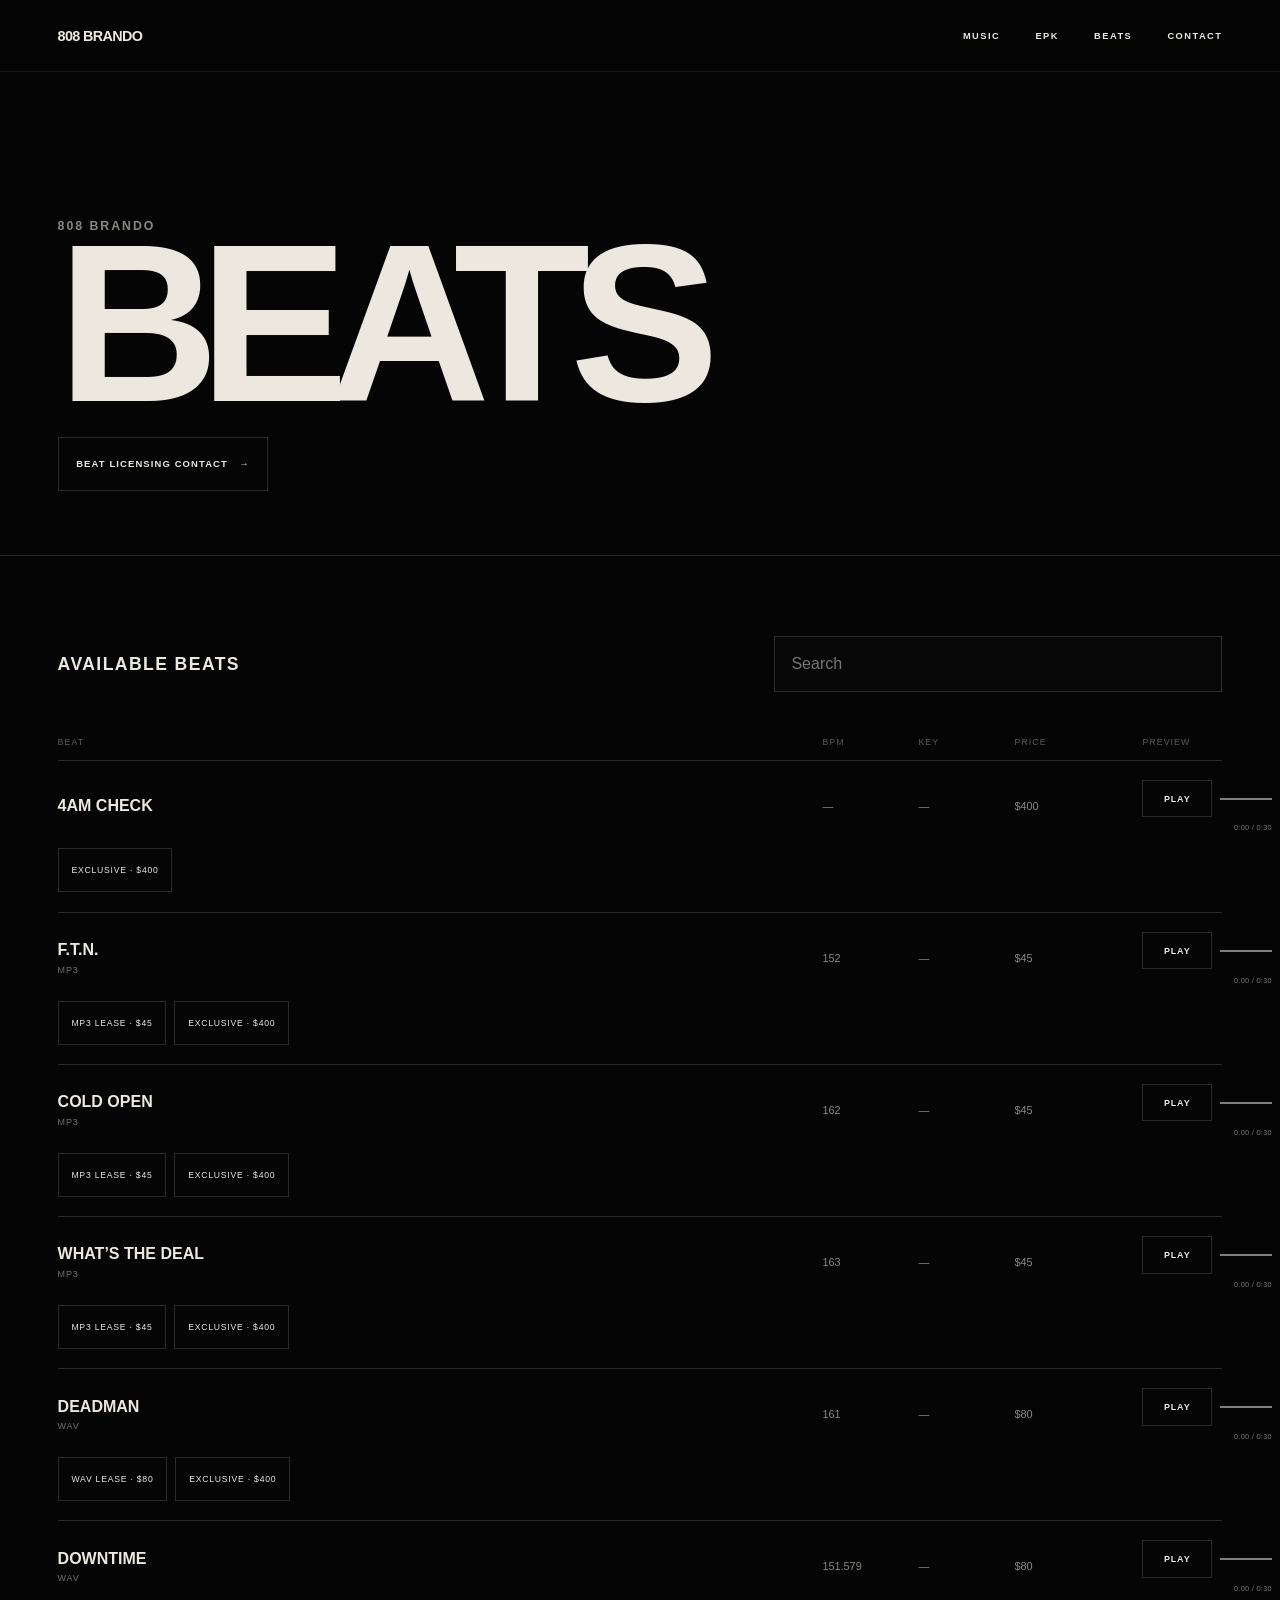
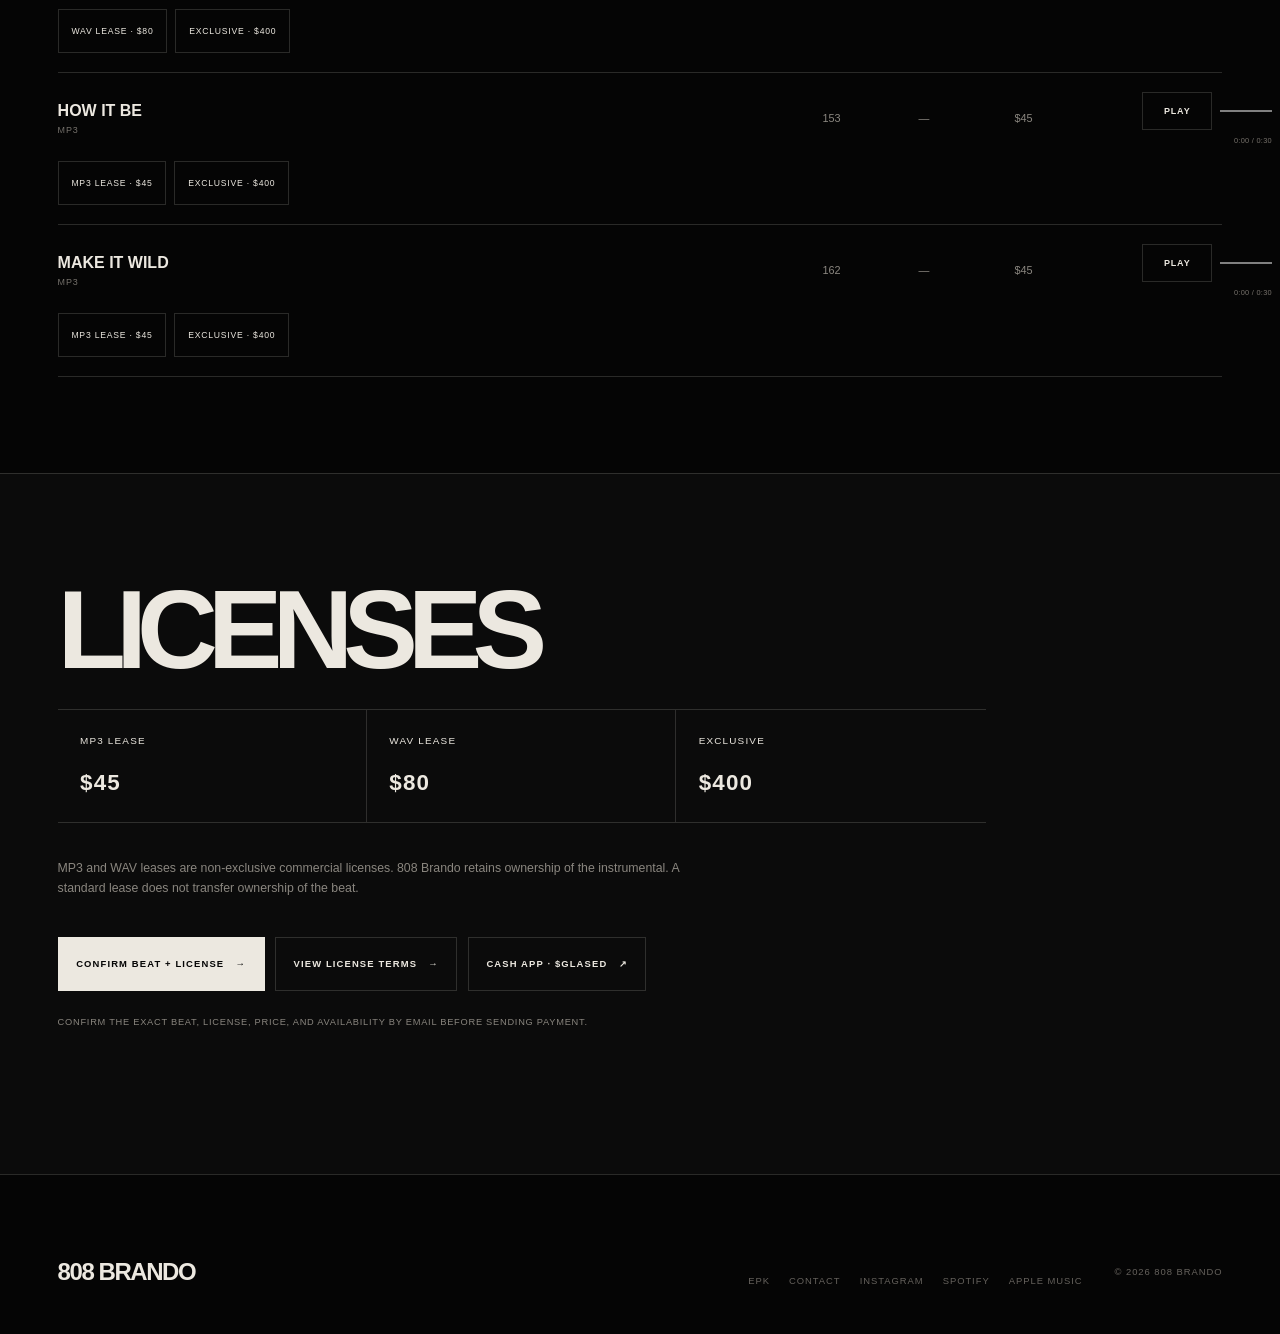
<file: beats.html>
<!doctype html>
<html lang="en">
  <head>
    <meta charset="UTF-8" />
    <meta name="viewport" content="width=device-width, initial-scale=1" />
    <meta http-equiv="refresh" content="0; url=beats/" />
    <link rel="canonical" href="https://808brando.com/beats/" />
    <title>808 Brando — Beat Store</title>
    <script>location.replace(`beats/${location.search}${location.hash}`);</script>
  </head>
  <body><p><a href="beats/">Continue to the 808 Brando beat store</a></p></body>
</html>
</file>
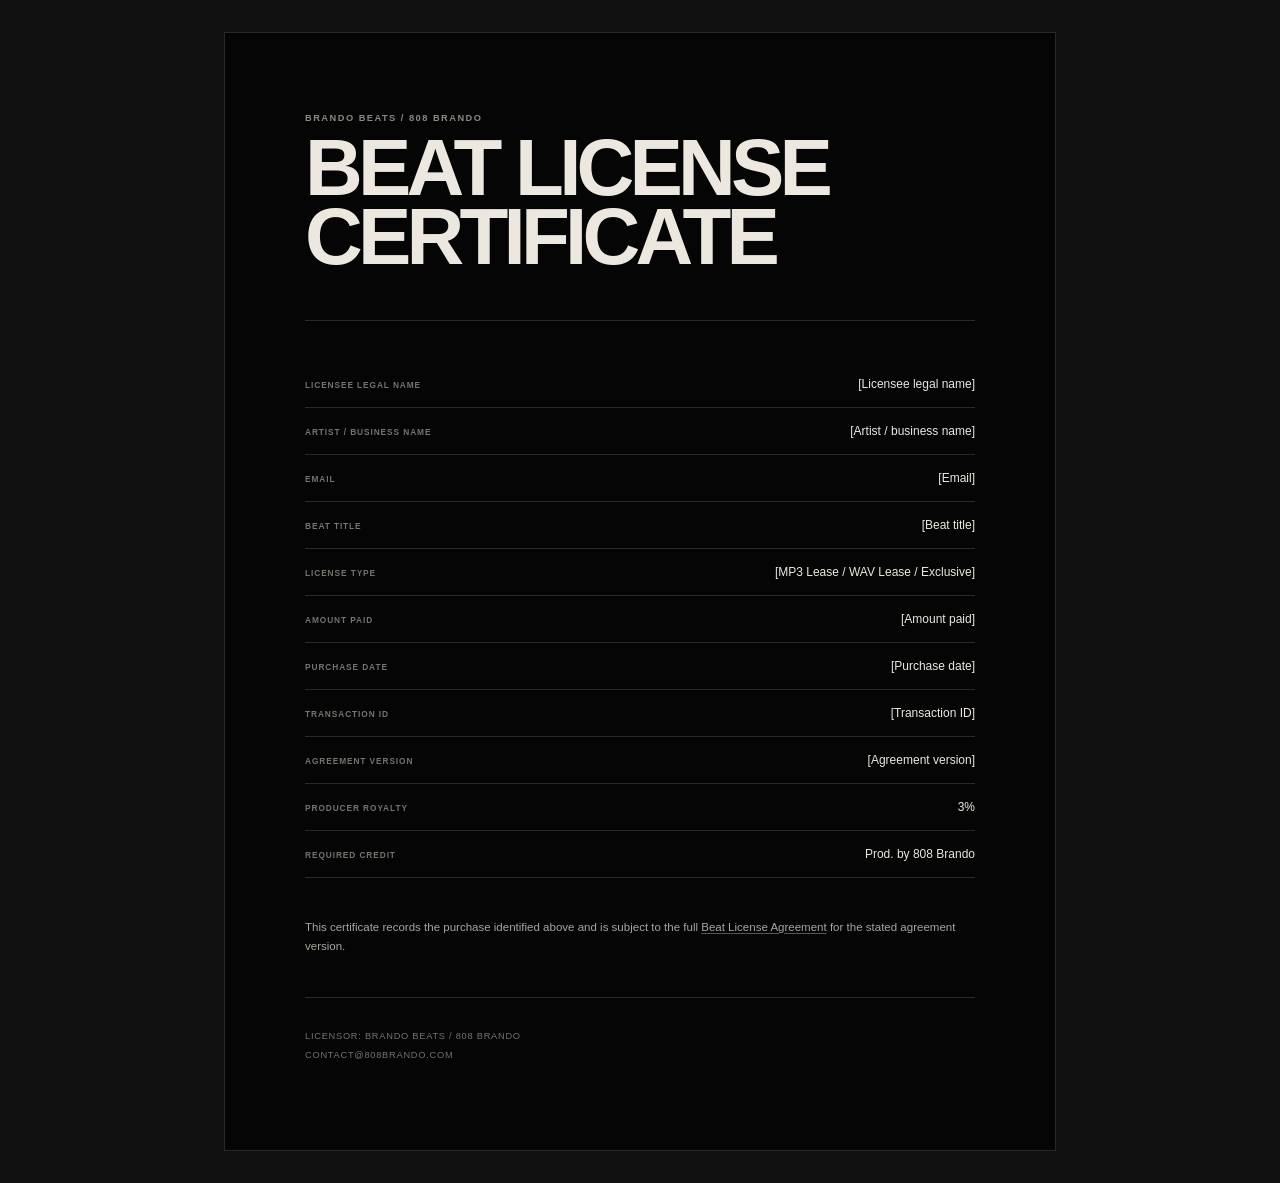
<file: license/certificate-template.html>
<!doctype html>
<html lang="en">
  <head>
    <meta charset="UTF-8" />
    <meta name="viewport" content="width=device-width, initial-scale=1" />
    <meta name="theme-color" content="#050505" />
    <meta name="robots" content="noindex" />
    <title>808 Brando — License Certificate Template</title>
    <link rel="icon" href="../assets/favicon.svg" type="image/svg+xml" />
    <link rel="stylesheet" href="../styles.css?v=20260902f" />
  </head>
  <body class="certificate-page">
    <main class="certificate">
      <header><p>Brando Beats / 808 Brando</p><h1>Beat License Certificate</h1></header>
      <dl>
        <div><dt>Licensee legal name</dt><dd>[Licensee legal name]</dd></div>
        <div><dt>Artist / business name</dt><dd>[Artist / business name]</dd></div>
        <div><dt>Email</dt><dd>[Email]</dd></div>
        <div><dt>Beat title</dt><dd>[Beat title]</dd></div>
        <div><dt>License type</dt><dd>[MP3 Lease / WAV Lease / Exclusive]</dd></div>
        <div><dt>Amount paid</dt><dd>[Amount paid]</dd></div>
        <div><dt>Purchase date</dt><dd>[Purchase date]</dd></div>
        <div><dt>Transaction ID</dt><dd>[Transaction ID]</dd></div>
        <div><dt>Agreement version</dt><dd>[Agreement version]</dd></div>
        <div><dt>Producer royalty</dt><dd>3%</dd></div>
        <div><dt>Required credit</dt><dd>Prod. by 808 Brando</dd></div>
      </dl>
      <p class="certificate-reference">This certificate records the purchase identified above and is subject to the full <a href="./">Beat License Agreement</a> for the stated agreement version.</p>
      <footer><p>Licensor: Brando Beats / 808 Brando</p><p>contact@808brando.com</p></footer>
    </main>
  </body>
</html>
</file>
<file: styles.css>
:root{--black:#050505;--panel:#0b0b0b;--panel-2:#111;--white:#ece8e0;--muted:#77736d;--line:rgba(236,232,224,.16);--red:#a51c1c;--max:1440px;--pad:clamp(1.15rem,4.5vw,4.5rem)}
*{box-sizing:border-box}html{scroll-behavior:smooth;scroll-padding-top:4rem;background:var(--black)}body{margin:0;overflow-x:hidden;background:var(--black);color:var(--white);font-family:Arial,Helvetica,sans-serif}img{display:block;max-width:100%}a{color:inherit;text-decoration:none}button,input,select,textarea{font:inherit;color:inherit}button,a,select{touch-action:manipulation}button:focus-visible,a:focus-visible,input:focus-visible,select:focus-visible,textarea:focus-visible{outline:2px solid var(--white);outline-offset:3px}::selection{background:var(--red);color:#fff}
.sr-only,.skip-link:not(:focus){position:absolute;width:1px;height:1px;margin:-1px;padding:0;overflow:hidden;clip:rect(0,0,0,0);white-space:nowrap;border:0}.skip-link:focus{position:fixed;z-index:100;top:1rem;left:1rem;padding:.75rem 1rem;background:var(--white);color:var(--black)}
.site-header{position:fixed;z-index:50;top:0;left:0;right:0;height:4rem;display:flex;align-items:center;justify-content:space-between;padding:0 var(--pad);border-bottom:1px solid rgba(255,255,255,.08);background:rgba(5,5,5,.94);backdrop-filter:blur(12px)}.mini-mark{font-size:.9rem;font-weight:900;letter-spacing:-.05em}.menu-toggle{width:2.8rem;height:2.8rem;display:grid;place-content:center;gap:.38rem;border:0;background:transparent}.menu-toggle span:not(.sr-only){width:1.4rem;height:1px;background:currentColor}.site-nav{position:fixed;visibility:hidden;opacity:0;inset:4rem 0 0;display:flex;flex-direction:column;padding:2.4rem var(--pad);background:var(--black);transition:opacity .2s}.site-nav.open{visibility:visible;opacity:1}.site-nav a{padding:1rem 0;border-bottom:1px solid var(--line);font-size:clamp(2rem,12vw,4rem);font-weight:900;letter-spacing:-.06em;text-transform:uppercase}
.primary-project{padding:7rem var(--pad) 6rem;text-align:center}.artist-name{margin:0 auto 2rem;font-size:clamp(2.8rem,12vw,7.5rem);font-weight:900;line-height:.8;letter-spacing:-.085em;text-transform:uppercase}.primary-cover{width:min(100%,44rem);margin:0 auto;border:1px solid var(--line);background:#090909}.primary-cover img{width:100%;height:auto;object-fit:contain}.primary-release{margin:1.6rem auto 4.8rem}.primary-release h1{margin:0;font-size:clamp(3.5rem,16vw,9rem);font-weight:900;line-height:.8;letter-spacing:-.09em;text-transform:uppercase}.release-date{margin:1rem 0 0;color:var(--muted);font-size:.65rem;letter-spacing:.18em;text-transform:uppercase}
.tracklist-shell{max-width:58rem;margin:0 auto;text-align:left}.section-kicker{min-height:3.7rem;display:flex;align-items:center;justify-content:space-between;gap:1rem;border-bottom:1px solid var(--line);font-size:.58rem;letter-spacing:.14em;text-transform:uppercase}.section-kicker h2,.section-kicker h3{margin:0;font:inherit;font-weight:700}.section-kicker>span{color:var(--muted)}.tracklist{margin:0;padding:0;list-style:none}.track-row{min-height:5rem;display:grid;grid-template-columns:2rem 1fr auto;align-items:center;gap:.8rem;border-bottom:1px solid var(--line)}.track-row>span{color:#57544f;font-size:.62rem}.track-row strong{display:block;font-size:.84rem;letter-spacing:.04em;text-transform:uppercase}.track-row small{display:block;margin-top:.3rem;color:var(--muted);font-size:.58rem;letter-spacing:.09em}.audio-button{min-width:4.8rem;height:2.5rem;padding:0 .7rem;border:1px solid var(--line);background:transparent;font-size:.56rem;font-weight:700;letter-spacing:.1em;text-transform:uppercase}.audio-button:not(:disabled):hover{background:var(--white);color:var(--black)}.audio-button:disabled{color:#4e4b46}.preview-empty{color:#514e49;font-size:.7rem;text-align:center}.placeholder-row{color:#77736d}
.section-dark,.upcoming,.contact,.beats-teaser{padding:7rem var(--pad)}.section-dark{background:var(--panel)}.split-heading{max-width:var(--max);margin:0 auto 3rem;display:grid;gap:1.5rem}.section-index{margin:0 0 .8rem;color:#77736d;font-size:.6rem;font-weight:700;letter-spacing:.18em;text-transform:uppercase}.split-heading h2,.beats-copy h2,.store-hero h1,.license-note h2{margin:0;font-size:clamp(3.7rem,15vw,9rem);font-weight:900;line-height:.78;letter-spacing:-.09em;text-transform:uppercase}.split-heading>p,.beats-copy>p:not(.section-index),.store-hero>p:not(.section-index),.license-note>p:not(.section-index){max-width:25rem;margin:0;color:#8a867f;font-size:.77rem;line-height:1.65}.future-note{max-width:var(--max);margin:1rem auto 0;color:#4f4c48;font-size:.57rem;letter-spacing:.12em;text-transform:uppercase}
.vault{position:relative;border-block:1px solid #161616}.vault:before{content:'PRIVATE';position:absolute;top:5.6rem;right:var(--pad);color:#151515;font-size:clamp(4rem,16vw,11rem);font-weight:900;line-height:1;letter-spacing:-.08em;pointer-events:none}.vault .split-heading,.vault-list,.vault .future-note{position:relative}.vault-list,.release-grid,.upcoming-grid,.concept-block{max-width:var(--max);margin-left:auto;margin-right:auto}.vault-row{min-height:6rem;display:grid;grid-template-columns:1fr auto;align-items:center;gap:1rem;border-top:1px solid var(--line)}.vault-row:last-child{border-bottom:1px solid var(--line)}.vault-row>img{width:4rem;height:4rem;object-fit:cover}.vault-row>div span{color:#55514c;font-size:.55rem}.vault-row h3{margin:.2rem 0;font-size:1rem;text-transform:uppercase}.vault-row p{margin:0;color:var(--muted);font-size:.58rem;letter-spacing:.1em;text-transform:uppercase}
.empty-state,.beats-empty{min-height:9rem;display:grid;place-items:center;border-block:1px solid var(--line);color:#5d5954;font-size:.64rem;letter-spacing:.14em;text-align:center;text-transform:uppercase}.upcoming{background:var(--black)}.upcoming-grid{display:grid;border-top:1px solid var(--line)}.upcoming-card{min-height:10rem;padding:1.4rem 0;display:grid;grid-template-columns:2.2rem 1fr;align-content:center;border-bottom:1px solid var(--line)}.upcoming-card>span{color:#514e49;font-size:.57rem}.upcoming-card h3{margin:0;font-size:clamp(2rem,10vw,5rem);line-height:.9;letter-spacing:-.065em;text-transform:uppercase}.upcoming-card p{grid-column:2;margin:.6rem 0 0;color:#585550;font-size:.57rem;letter-spacing:.12em;text-transform:uppercase}.concept-block{margin-top:6rem}.concept-rail{display:grid;grid-auto-flow:column;grid-auto-columns:min(82vw,34rem);gap:1rem;overflow-x:auto;padding:1.25rem 0;scroll-snap-type:x mandatory;scrollbar-width:none}.concept-rail::-webkit-scrollbar{display:none}.concept-rail figure{margin:0;scroll-snap-align:start}.concept-rail img{width:100%;aspect-ratio:1;object-fit:cover;border:1px solid var(--line)}.concept-rail figcaption{margin-top:.75rem;color:#65615b;font-size:.56rem;letter-spacing:.12em;text-transform:uppercase}
.out-now{border-block:1px solid #161616}.release-grid{display:grid;gap:2rem}.release-card img{width:100%;height:auto;aspect-ratio:1;object-fit:cover}.release-card h3{margin:1rem 0;font-size:1.4rem;text-transform:uppercase}.stream-links{display:flex;flex-wrap:wrap;gap:.55rem}.stream-links a{padding:.75rem 1rem;border:1px solid var(--line);font-size:.57rem;font-weight:700;letter-spacing:.1em;text-transform:uppercase}.stream-links a:hover{background:var(--white);color:var(--black)}
.beats-teaser{max-width:var(--max);margin:0 auto;display:grid;gap:4rem;border-bottom:1px solid var(--line)}.beats-copy h2{font-size:clamp(5.5rem,25vw,15rem)}.beats-copy>p:not(.section-index){margin:1.2rem 0 2rem}.action{min-height:3.4rem;padding:0 1.1rem;display:inline-flex;align-items:center;justify-content:center;gap:.7rem;border:1px solid var(--line);background:transparent;font-size:.59rem;font-weight:700;letter-spacing:.12em;text-transform:uppercase}.action-light{background:var(--white);color:var(--black)}.action-light:hover{background:var(--red);color:#fff}.beats-preview{border-top:1px solid var(--line)}
.contact{background:var(--panel)}.inquiry-form{max-width:var(--max);margin:0 auto;display:grid;gap:1.2rem}.inquiry-form label>span{display:block;margin-bottom:.65rem;color:#77736d;font-size:.56rem;letter-spacing:.14em;text-transform:uppercase}input,select,textarea{width:100%;border:1px solid var(--line);border-radius:0;background:#070707;padding:1rem}input,select{min-height:3.5rem}textarea{resize:vertical}.full-field{grid-column:1/-1}.form-submit{display:flex;flex-wrap:wrap;align-items:center;gap:1rem}.form-status{margin:0;color:#77736d;font-size:.62rem;letter-spacing:.08em}.fan-signup{padding:5rem var(--pad);display:grid;gap:2.5rem;align-items:end;border-top:1px solid var(--line)}.fan-signup h2{margin:0;font-size:clamp(2.8rem,12vw,6rem);line-height:.85;letter-spacing:-.07em;text-transform:uppercase}.fan-signup>div>p:last-child{max-width:27rem;color:var(--muted);font-size:.72rem;line-height:1.6}.fan-signup form{display:grid;grid-template-columns:1fr auto}.fan-signup input{border-right:0}.fan-signup button{padding:0 1rem;border:1px solid var(--line);background:var(--white);color:var(--black);font-size:.59rem;font-weight:700;letter-spacing:.1em;text-transform:uppercase}.fan-signup .form-status{grid-column:1/-1;margin-top:.7rem}
.site-footer{min-height:12rem;padding:3rem var(--pad);display:grid;gap:2rem;align-items:end;border-top:1px solid var(--line);color:#66625d;font-size:.59rem;letter-spacing:.1em;text-transform:uppercase}.footer-mark{color:var(--white);font-size:1.5rem;font-weight:900;letter-spacing:-.06em}
.store-page{padding-top:4rem}.store-hero{min-height:58svh;padding:7rem var(--pad) 4rem;display:flex;flex-direction:column;justify-content:flex-end;border-bottom:1px solid var(--line)}.store-hero h1{font-size:clamp(4.8rem,21vw,13rem)}.store-hero>p:not(.section-index){margin-top:1.5rem}.store-interface{padding:5rem var(--pad) 8rem}.store-toolbar{max-width:var(--max);margin:0 auto 2rem;display:grid;gap:1.5rem}.store-toolbar h2{margin:0;font-size:1.1rem;letter-spacing:.08em;text-transform:uppercase}.store-filters{display:grid;grid-template-columns:1fr 1fr;gap:.7rem}.beat-table-head,.beat-list{max-width:var(--max);margin:0 auto}.beat-table-head{display:none;padding:.8rem 0;border-bottom:1px solid var(--line);color:#5f5b56;font-size:.55rem;letter-spacing:.12em;text-transform:uppercase}.beat-row{padding:1.2rem 0;display:grid;grid-template-columns:1fr auto;gap:1rem;border-bottom:1px solid var(--line)}.beat-title h3{margin:0;font-size:1rem;text-transform:uppercase}.beat-title p{margin:.35rem 0 0;color:var(--muted);font-size:.56rem;letter-spacing:.1em;text-transform:uppercase}.beat-row>span{display:none;color:#8b8780;font-size:.68rem}.beat-row>.audio-button{grid-column:2;grid-row:1}.beat-actions{grid-column:1/-1;display:flex;flex-wrap:wrap;gap:.5rem}.beat-actions a{padding:.65rem .8rem;border:1px solid var(--line);font-size:.54rem;letter-spacing:.09em;text-transform:uppercase}.license-note{padding:7rem var(--pad);border-top:1px solid var(--line);background:var(--panel)}.license-note h2{font-size:clamp(3rem,13vw,7rem)}.license-note>p:not(.section-index){margin:1.2rem 0 2rem}
.reveal{opacity:0;transform:translateY(16px);transition:opacity .55s ease,transform .55s ease}.reveal.visible{opacity:1;transform:none}
@media(min-width:700px){.site-header{height:4.5rem}.menu-toggle{display:none}.site-nav{position:static;visibility:visible;opacity:1;display:flex;flex-direction:row;gap:2.2rem;padding:0;background:none}.site-nav a{padding:.3rem 0;border:0;font-size:.58rem;letter-spacing:.16em}.primary-project{padding-top:9rem}.split-heading{grid-template-columns:1fr auto;align-items:end}.split-heading>p{text-align:right}.upcoming-grid{grid-template-columns:1fr 1fr}.upcoming-card:nth-child(odd){border-right:1px solid var(--line);padding-right:2rem}.upcoming-card:nth-child(even){padding-left:2rem}.concept-rail{grid-auto-columns:min(52vw,34rem)}.release-grid{grid-template-columns:repeat(2,1fr)}.beats-teaser{grid-template-columns:1.1fr .9fr;align-items:end}.inquiry-form{grid-template-columns:1fr 1fr}.fan-signup{grid-template-columns:1fr minmax(22rem,.7fr)}.site-footer{grid-template-columns:1fr 1fr auto}.store-toolbar{grid-template-columns:1fr auto;align-items:center}.store-filters{min-width:28rem}.beat-table-head{display:grid;grid-template-columns:minmax(15rem,1fr) 5rem 5rem 7rem 5rem;gap:1rem}.beat-row{grid-template-columns:minmax(15rem,1fr) 5rem 5rem 7rem 5rem;align-items:center}.beat-row>span{display:block}.beat-row>.audio-button{grid-column:auto;grid-row:auto}.beat-actions{grid-column:1/-1}}
@media(min-width:1050px){.primary-project{padding-bottom:9rem}.primary-release{margin-bottom:6rem}.section-dark,.upcoming,.contact,.beats-teaser{padding-top:9rem;padding-bottom:9rem}.concept-rail{grid-auto-flow:initial;grid-template-columns:repeat(5,1fr);overflow:visible}.concept-rail figcaption{font-size:.5rem}.release-grid{grid-template-columns:repeat(3,1fr)}}
@media(prefers-reduced-motion:reduce){html{scroll-behavior:auto}.reveal{opacity:1;transform:none;transition:none}}
.track-info{min-width:0;padding:.9rem 0}.track-title-button{width:100%;padding:0;display:flex;align-items:center;justify-content:space-between;gap:1rem;border:0;background:transparent;text-align:left;cursor:pointer}.track-title-button>span{flex:0 0 auto;color:#858079;font-size:.52rem;font-weight:700;letter-spacing:.1em;text-transform:uppercase}.track-streams{display:flex;flex-wrap:wrap;gap:.45rem;margin-top:.75rem}.track-streams[hidden]{display:none}.track-streams a{padding:.55rem .7rem;border:1px solid var(--line);font-size:.52rem;font-weight:700;letter-spacing:.08em;text-transform:uppercase}.track-streams a:hover{background:var(--white);color:var(--black)}.preview-status{max-width:6.2rem;color:#77736d;font-size:.5rem;font-weight:700;letter-spacing:.08em;text-align:right;text-transform:uppercase}

/* Final artist-site refinement */
.mini-mark{text-transform:uppercase;letter-spacing:-.045em}.primary-project{--artist-shift:0rem;--artist-scale:1;--artist-opacity:1;--cover-scale:1;padding-top:6rem;padding-bottom:5rem}.artist-name{max-width:var(--max);margin:0 auto 1.35rem;font-size:clamp(2.9rem,13vw,6rem);transition:opacity .15s linear;transform:translateY(var(--artist-shift)) scale(var(--artist-scale));opacity:var(--artist-opacity)}.project-grid{max-width:var(--max);margin:0 auto}.project-visual{min-width:0}.primary-cover{width:min(100%,43rem);overflow:hidden;transform:scale(var(--cover-scale));transform-origin:center 42%;will-change:transform}.primary-cover img{aspect-ratio:1;object-fit:contain}.primary-release{margin:1.45rem auto 3.3rem}.primary-release h1{font-size:clamp(3rem,14vw,7.5rem);line-height:.84}.release-date{margin-top:.85rem;color:#aaa59d}.tracklist-shell{width:100%}.track-row{min-height:4.55rem;grid-template-columns:1.5rem minmax(0,1fr) auto;gap:.65rem}.track-info{min-width:0;padding:.72rem 0}.track-row.has-streams .track-info{display:flex;flex-wrap:wrap;align-items:center;gap:.42rem .65rem}.track-row strong{min-width:0;font-size:clamp(.75rem,3.25vw,.9rem)}.track-streams-direct{display:flex;flex:0 0 auto;flex-wrap:wrap;gap:.25rem;margin:0}.track-streams-direct a{min-height:1.7rem;padding:0 .45rem;display:inline-flex;align-items:center;border:0;background:#151515;color:#aaa59d;font-size:.44rem;font-weight:700;letter-spacing:.07em;text-transform:uppercase}.track-streams-direct a:hover{background:var(--white);color:var(--black)}.preview-status{padding-right:.15rem}.audio-control{width:8.1rem;display:grid;grid-template-columns:auto minmax(2.5rem,1fr);align-items:center;gap:.38rem .5rem}.audio-control time{grid-column:1/-1;color:#76716b;font-size:.46rem;letter-spacing:.04em;text-align:right}.audio-progress{width:100%;height:2px;border:0;border-radius:0;accent-color:var(--white)}.audio-control.pending .audio-progress,.audio-control.pending time{display:none}.audio-button{min-width:4.35rem;height:2.35rem}.release-grid{gap:2.4rem 1.25rem}.release-card{min-width:0}.release-card img{border:1px solid rgba(236,232,224,.08)}.release-card h3{margin:.9rem 0 .72rem;font-size:1.05rem;letter-spacing:.02em}.stream-links{gap:.4rem}.stream-links a{min-height:2.65rem;padding:.65rem .72rem;display:inline-flex;align-items:center}.out-now .split-heading{margin-bottom:2.2rem}.upcoming{padding-top:6rem;padding-bottom:6rem}.upcoming-card p,.concept-rail figcaption{display:none}.concept-block{margin-top:4rem}.concept-rail{grid-auto-columns:min(78vw,30rem);gap:.7rem}.beats-teaser{max-width:none;min-height:22rem;padding-top:5rem;padding-bottom:5rem;display:flex;align-items:flex-end;justify-content:space-between;gap:2rem}.beats-copy h2{font-size:clamp(4.5rem,22vw,12rem)}.beats-copy .action{margin-top:1.5rem}.contact-direct{max-width:var(--max);margin:0 auto;border-top:1px solid var(--line);padding-top:2rem}.contact-types{display:flex;flex-wrap:wrap;gap:.55rem 1.3rem;color:#8e8981;font-size:.56rem;font-weight:700;letter-spacing:.14em;text-transform:uppercase}.contact-email{display:inline-block;margin-top:2.4rem;font-size:clamp(1.45rem,7vw,4.5rem);font-weight:900;letter-spacing:-.055em;line-height:.95}.contact-email:hover{color:#aaa59d}.fan-signup{padding-top:3.5rem;padding-bottom:3.5rem;gap:1.5rem}.fan-signup h2{font-size:clamp(2.2rem,8vw,4.5rem)}.fan-signup form{width:100%;max-width:31rem}.fan-signup input,.fan-signup button{min-height:3.25rem}.fan-signup :disabled{opacity:.48;cursor:not-allowed}.site-footer{min-height:10rem}.site-footer nav{display:flex;flex-wrap:wrap;gap:.7rem 1.2rem}.site-footer nav a:hover{color:var(--white)}
.store-hero{min-height:48svh;padding-top:8rem}.store-artist{margin:0 0 .65rem;color:#908b83;font-size:.66rem;font-weight:700;letter-spacing:.16em;text-transform:uppercase}.store-hero h1{font-size:clamp(5.5rem,25vw,14rem)}.store-interface{padding-top:4rem;padding-bottom:6rem}.store-filters input:disabled,.store-filters select:disabled{opacity:.45}.beat-row>.audio-control{grid-column:2;grid-row:1}.pricing-grid{max-width:58rem;margin:2.2rem 0;display:grid;border-top:1px solid var(--line)}.pricing-grid>div{min-height:4.4rem;display:flex;align-items:center;justify-content:space-between;gap:1rem;border-bottom:1px solid var(--line);font-size:.62rem;letter-spacing:.12em;text-transform:uppercase}.pricing-grid strong{font-size:1rem}.license-note>p:not(.section-index){max-width:42rem;margin:1.5rem 0 2rem}.license-note .action{margin-top:.4rem}
.beat-actions span{padding:.65rem .8rem;border:1px solid var(--line);color:#5f5b56;font-size:.54rem;letter-spacing:.09em;text-transform:uppercase}
.payment-actions{display:flex;flex-wrap:wrap;gap:.65rem}.payment-note{font-size:.58rem!important;letter-spacing:.08em;text-transform:uppercase}.audio-control.pending .audio-button{min-width:5.2rem;color:#6f6a63;border-color:#2b2926}
@media(max-width:420px){.primary-project{padding-left:.95rem;padding-right:.95rem}.track-row{grid-template-columns:1.35rem minmax(0,1fr) auto}.audio-control{width:6.75rem;grid-template-columns:auto 1fr}.audio-button{min-width:3.85rem;padding:0 .5rem}.track-streams-direct a{padding:0 .5rem}.contact-email{font-size:clamp(1.25rem,6.4vw,2rem)}.split-heading h2{font-size:2.8rem}.concept-block{min-width:0}.concept-rail{width:100%;max-width:calc(100vw - 2 * var(--pad))}}
@media(min-width:700px){.primary-project{padding-top:8rem}.artist-name{margin-bottom:2rem}.release-grid{grid-template-columns:repeat(3,1fr)}.beats-teaser{padding-left:var(--pad);padding-right:var(--pad)}.fan-signup{grid-template-columns:minmax(0,1fr) minmax(22rem,.72fr);align-items:center}.site-footer{grid-template-columns:1fr auto auto;align-items:end}.site-footer nav{justify-content:center}.store-hero{min-height:52svh}.pricing-grid{grid-template-columns:repeat(3,1fr);border-bottom:1px solid var(--line)}.pricing-grid>div{min-height:7rem;padding:1rem 1.4rem;display:grid;align-content:center;justify-content:start;border-right:1px solid var(--line);border-bottom:0}.pricing-grid>div:last-child{border-right:0}.pricing-grid strong{margin-top:.55rem;font-size:1.4rem}.beat-row>.audio-control{grid-column:auto;grid-row:auto}}
@media(min-width:1050px){.primary-project{padding-top:8.5rem}.project-grid{display:grid;grid-template-columns:minmax(0,1.05fr) minmax(30rem,.95fr);gap:clamp(3rem,6vw,7rem);align-items:start;text-align:left}.project-visual{position:sticky;top:6.2rem}.primary-cover{width:100%;margin:0}.primary-release{margin:1.8rem 0 0}.primary-release h1{font-size:clamp(4.6rem,7vw,7.2rem)}.tracklist-shell{padding-top:.25rem}.track-row{min-height:5.15rem}.section-dark,.upcoming,.contact{padding-top:7.5rem;padding-bottom:7.5rem}.concept-rail{grid-template-columns:repeat(5,1fr);gap:.8rem}.beats-teaser{min-height:26rem;padding-top:7rem;padding-bottom:7rem}.store-interface{padding-top:5rem}}
@media(prefers-reduced-motion:reduce){.artist-name,.primary-cover{transform:none!important;opacity:1!important;transition:none!important}}

/* Functional beat-store actions */
.beat-actions a{min-height:2.75rem;display:inline-flex;align-items:center}
.beat-actions a:hover,.beat-actions a:focus-visible{background:var(--white);color:var(--black)}
.store-filters.single-filter{grid-template-columns:minmax(0,1fr)}

@media(max-width:699px){
  .site-nav{position:absolute;z-index:1;inset:100% 0 auto;min-height:calc(100svh - 4rem);overflow-y:auto;background:#050505;border-top:1px solid rgba(255,255,255,.12)}
  .site-nav a{color:#fff}
}

/* Restrained motion and interaction polish */
.site-header{transition:background-color .2s ease,border-color .2s ease,box-shadow .2s ease}
.site-header.scrolled{background:rgba(5,5,5,.985);border-bottom-color:rgba(255,255,255,.14);box-shadow:0 .6rem 2rem rgba(0,0,0,.18)}
.site-nav a,.action,.stream-links a,.track-streams-direct a,.beat-actions a,.audio-button,.contact-email,.site-footer a{transition:color .2s ease,background-color .2s ease,border-color .2s ease,opacity .2s ease,transform .2s ease}
.reveal{transition-delay:var(--reveal-delay,0ms)}
.release-card img{transition:transform .25s ease,filter .25s ease}
.beat-row{transition:background-color .2s ease,border-color .2s ease}
.beat-row:focus-within{background:rgba(236,232,224,.025);border-bottom-color:rgba(236,232,224,.28)}
.audio-button[aria-pressed="true"]{background:var(--white);color:var(--black);border-color:var(--white)}
.audio-progress::-webkit-progress-value{transition:width .15s linear}
.audio-progress::-moz-progress-bar{transition:width .15s linear}

@media(hover:hover){
  .release-card:hover img{transform:translateY(-3px) scale(1.006);filter:brightness(1.025)}
  .beat-row:hover{background:rgba(236,232,224,.02);border-bottom-color:rgba(236,232,224,.24)}
  .site-nav a:hover,.site-footer a:hover{opacity:.7}
  .action:hover,.stream-links a:hover,.track-streams-direct a:hover,.beat-actions a:hover{transform:translateY(-1px)}
}

@media(prefers-reduced-motion:reduce){
  .site-header,.site-nav a,.action,.stream-links a,.track-streams-direct a,.beat-actions a,.audio-button,.contact-email,.site-footer a,.release-card img,.beat-row,.audio-progress::-webkit-progress-value,.audio-progress::-moz-progress-bar{transition:none!important}
  .reveal{transition-delay:0ms!important}
}

/* Beat license agreement and reusable certificate */
.legal-page{padding-top:4rem}.legal-hero,.license-summary,.legal-terms,.legal-actions{max-width:70rem;margin:0 auto;padding-left:var(--pad);padding-right:var(--pad)}.legal-hero{padding-top:clamp(7rem,14vw,11rem);padding-bottom:5rem;border-bottom:1px solid var(--line)}.legal-hero>p{margin:0 0 1rem;color:#928d85;font-size:.63rem;font-weight:700;letter-spacing:.16em;text-transform:uppercase}.legal-hero h1{max-width:60rem;margin:0;font-size:clamp(3.5rem,12vw,8.2rem);font-weight:900;line-height:.82;letter-spacing:-.075em;text-transform:uppercase}.legal-hero dl{margin:4rem 0 0;display:grid;border-top:1px solid var(--line)}.legal-hero dl div{padding:1rem 0;display:flex;justify-content:space-between;gap:1rem;border-bottom:1px solid var(--line)}.legal-hero dt{color:#77736d;font-size:.55rem;font-weight:700;letter-spacing:.12em;text-transform:uppercase}.legal-hero dd{margin:0;font-size:.68rem;text-align:right}.legal-hero a,.legal-terms a,.certificate a{text-decoration:underline;text-decoration-color:#5a5650;text-underline-offset:.2em}.license-summary,.legal-terms{padding-top:5rem;padding-bottom:5rem}.license-summary h2,.legal-terms>h2{margin:0 0 2rem;font-size:clamp(2rem,7vw,4rem);letter-spacing:-.05em;text-transform:uppercase}.terms-table{overflow-x:auto;border-block:1px solid var(--line)}.terms-table table{width:100%;min-width:58rem;border-collapse:collapse;text-align:left}.terms-table th,.terms-table td{padding:1rem .8rem;border-bottom:1px solid var(--line);font-size:.64rem;line-height:1.5;vertical-align:top}.terms-table thead th{color:#77736d;font-size:.5rem;letter-spacing:.1em;text-transform:uppercase}.terms-table tbody th{font-size:.65rem;text-transform:uppercase}.terms-table tr:last-child th,.terms-table tr:last-child td{border-bottom:0}.legal-note{max-width:50rem;margin:1.5rem 0 0;color:#8d8880;font-size:.66rem;line-height:1.75}.legal-terms{border-top:1px solid var(--line)}.legal-terms ol{margin:0;padding:0;list-style:none;counter-reset:terms}.legal-terms li{counter-increment:terms;padding:1.7rem 0 1.8rem 3rem;position:relative;border-top:1px solid var(--line)}.legal-terms li:first-child{border-top:0}.legal-terms li:before{content:counter(terms,decimal-leading-zero);position:absolute;top:1.85rem;left:0;color:#68645e;font-size:.55rem;letter-spacing:.1em}.legal-terms h3{margin:0 0 .7rem;font-size:.82rem;letter-spacing:.08em;text-transform:uppercase}.legal-terms p{max-width:58rem;margin:0;color:#aaa59d;font-size:.76rem;line-height:1.8}.legal-actions{padding-top:0;padding-bottom:6rem;display:flex;flex-wrap:wrap;gap:.65rem}.certificate-page{padding:2rem;background:#111}.certificate{max-width:52rem;margin:0 auto;padding:clamp(2rem,7vw,5rem);border:1px solid var(--line);background:#050505}.certificate header{padding-bottom:3rem;border-bottom:1px solid var(--line)}.certificate header p{margin:0 0 .7rem;color:#8d8880;font-size:.58rem;font-weight:700;letter-spacing:.16em;text-transform:uppercase}.certificate h1{margin:0;font-size:clamp(2.4rem,9vw,5rem);line-height:.86;letter-spacing:-.06em;text-transform:uppercase}.certificate dl{margin:2.5rem 0}.certificate dl div{padding:1rem 0;display:grid;gap:.4rem;border-bottom:1px solid var(--line)}.certificate dt{color:#77736d;font-size:.52rem;font-weight:700;letter-spacing:.11em;text-transform:uppercase}.certificate dd{margin:0;font-size:.75rem}.certificate-reference{margin:2.5rem 0;color:#aaa59d;font-size:.72rem;line-height:1.7}.certificate footer{padding-top:1.5rem;border-top:1px solid var(--line);color:#77736d;font-size:.58rem;letter-spacing:.08em;text-transform:uppercase}
@media(min-width:700px){.legal-hero dl{grid-template-columns:1fr 1fr}.legal-hero dl div{padding-right:1.5rem}.legal-hero dl div:nth-child(odd){border-right:1px solid var(--line)}.legal-hero dl div:nth-child(even){padding-left:1.5rem}.certificate dl div{grid-template-columns:13rem 1fr;align-items:baseline}.certificate dd{text-align:right}}
@media print{.certificate-page{padding:0;background:#fff;color:#000}.certificate{max-width:none;border:0;background:#fff;color:#000}.certificate header,.certificate dl div,.certificate footer{border-color:#bbb}.certificate dt,.certificate header p,.certificate-reference,.certificate footer{color:#333}}

/* Industry presentation */
.artist-name{margin-bottom:.65rem}.artist-role{margin:0 auto 1.4rem;color:#97928a;font-size:.6rem;font-weight:700;letter-spacing:.18em;text-transform:uppercase}.desktop-project-brief{display:none}.project-actions{margin-top:1.4rem;display:flex;flex-wrap:wrap;justify-content:center;gap:.55rem}.project-preview-control{width:12.5rem;min-height:3.4rem;padding:.45rem .7rem;border:1px solid var(--line);grid-template-columns:auto minmax(2.5rem,1fr)}.project-preview-control .audio-button{min-width:7.4rem;height:2.3rem;padding:0;border:0}.project-preview-control time{font-size:.43rem}.store-hero>.action{align-self:flex-start;margin-top:1.6rem}.epk-page{padding-top:4rem}.epk-hero,.epk-bio,.epk-project,.epk-opportunities,.epk-contact{max-width:var(--max);margin:0 auto;padding-left:var(--pad);padding-right:var(--pad)}.epk-hero{min-height:72svh;padding-top:clamp(8rem,16vw,12rem);padding-bottom:5rem;display:flex;flex-direction:column;align-items:flex-start;justify-content:flex-end;border-bottom:1px solid var(--line)}.epk-hero h1{margin:0;font-size:clamp(4rem,18vw,12rem);font-weight:900;line-height:.78;letter-spacing:-.09em;text-transform:uppercase}.epk-role{margin:1.3rem 0 2rem;color:#aaa59d;font-size:.68rem;font-weight:700;letter-spacing:.16em;text-transform:uppercase}.epk-bio{padding-top:5rem;padding-bottom:5rem;display:grid;gap:1.5rem;border-bottom:1px solid var(--line)}.epk-bio h2,.epk-opportunities h2,.epk-contact h2{margin:0;font-size:clamp(2.8rem,10vw,6rem);line-height:.85;letter-spacing:-.065em;text-transform:uppercase}.epk-bio p{max-width:42rem;margin:0;color:#b2ada5;font-size:clamp(1.05rem,3vw,1.45rem);line-height:1.55}.epk-project{padding-top:5rem;padding-bottom:5rem;display:grid;gap:2.2rem;align-items:end}.epk-project figure{margin:0;border:1px solid var(--line)}.epk-project img{width:100%;height:auto}.epk-project h2{margin:0;font-size:clamp(3.8rem,15vw,9rem);line-height:.82;letter-spacing:-.08em;text-transform:uppercase}.epk-project .release-date{margin-bottom:0}.epk-music{padding:6rem var(--pad)}.epk-opportunities{padding-top:6rem;padding-bottom:6rem}.epk-opportunities ul{margin:2.5rem 0 0;padding:0;display:grid;list-style:none;border-top:1px solid var(--line)}.epk-opportunities li{padding:1.15rem 0;border-bottom:1px solid var(--line);font-size:.68rem;font-weight:700;letter-spacing:.12em;text-transform:uppercase}.epk-contact{padding-top:6rem;padding-bottom:7rem;border-top:1px solid var(--line)}.epk-profiles{margin-top:2.5rem;display:flex;flex-wrap:wrap;gap:.6rem}.epk-profiles a{min-height:2.8rem;padding:0 .85rem;display:inline-flex;align-items:center;border:1px solid var(--line);font-size:.54rem;font-weight:700;letter-spacing:.1em;text-transform:uppercase}
@media(min-width:700px){.artist-role{margin-bottom:2rem}.epk-bio{grid-template-columns:.6fr 1.4fr}.epk-project{grid-template-columns:minmax(0,1.1fr) minmax(20rem,.9fr);gap:clamp(3rem,7vw,7rem)}.epk-project h2{font-size:clamp(4.5rem,7vw,6rem)}.epk-project .project-actions{justify-content:flex-start}.epk-opportunities ul{grid-template-columns:1fr 1fr}.epk-opportunities li:nth-child(odd){padding-right:1.5rem;border-right:1px solid var(--line)}.epk-opportunities li:nth-child(even){padding-left:1.5rem}}
@media(min-width:1050px){.desktop-project-brief{max-width:var(--max);margin:2rem auto 2.4rem;padding:1rem 0;display:flex;align-items:center;justify-content:space-between;gap:2rem;border-block:1px solid var(--line);text-align:left}.desktop-project-brief>div:first-child{display:flex;align-items:baseline;gap:1rem}.desktop-project-brief strong{font-size:1.25rem;letter-spacing:-.03em}.desktop-project-brief span{color:#918c84;font-size:.56rem;font-weight:700;letter-spacing:.14em}.desktop-project-brief .project-actions{margin:0;justify-content:flex-end}.primary-release{display:none}.epk-music{padding-top:8rem;padding-bottom:8rem}}
@media(max-width:420px){.project-actions>.action,.project-actions>.project-preview{width:100%}.project-preview-control{width:100%}.epk-contact .contact-email{font-size:clamp(1.2rem,6vw,1.8rem)}}
</file>
